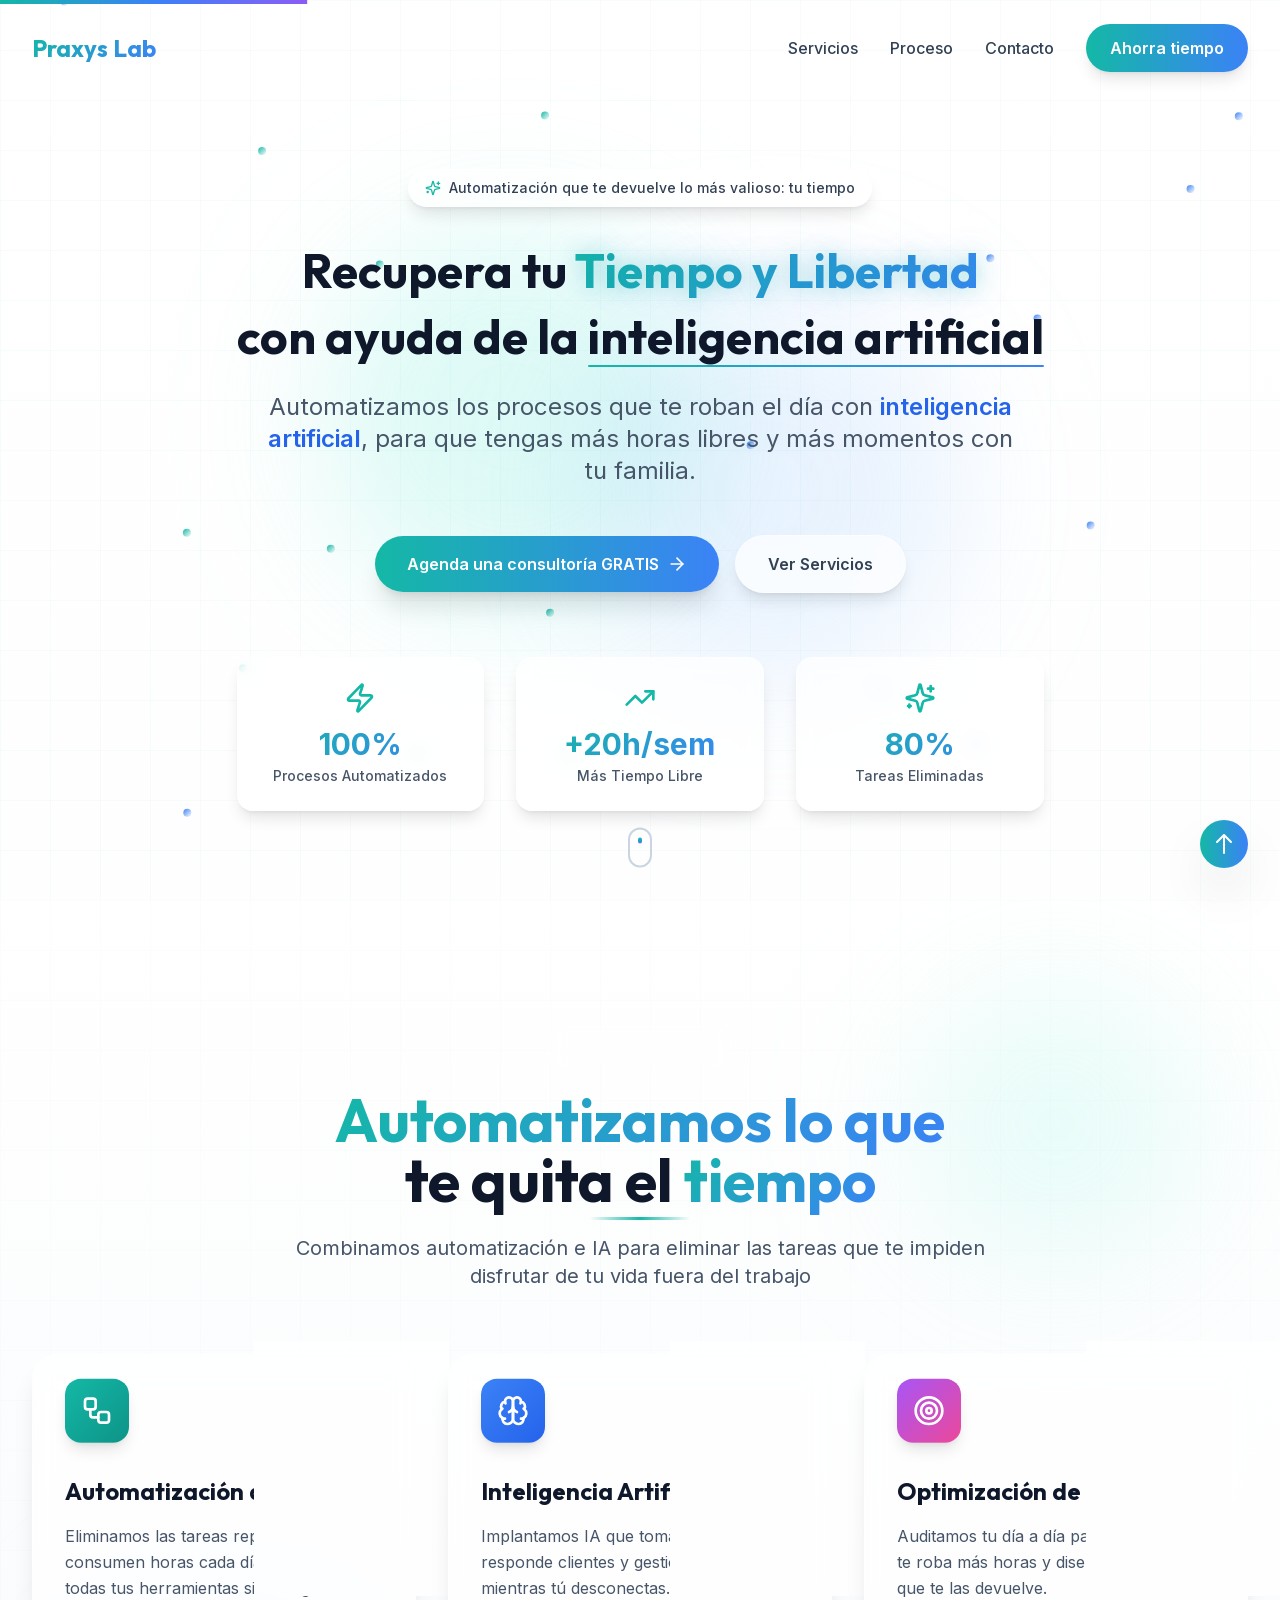
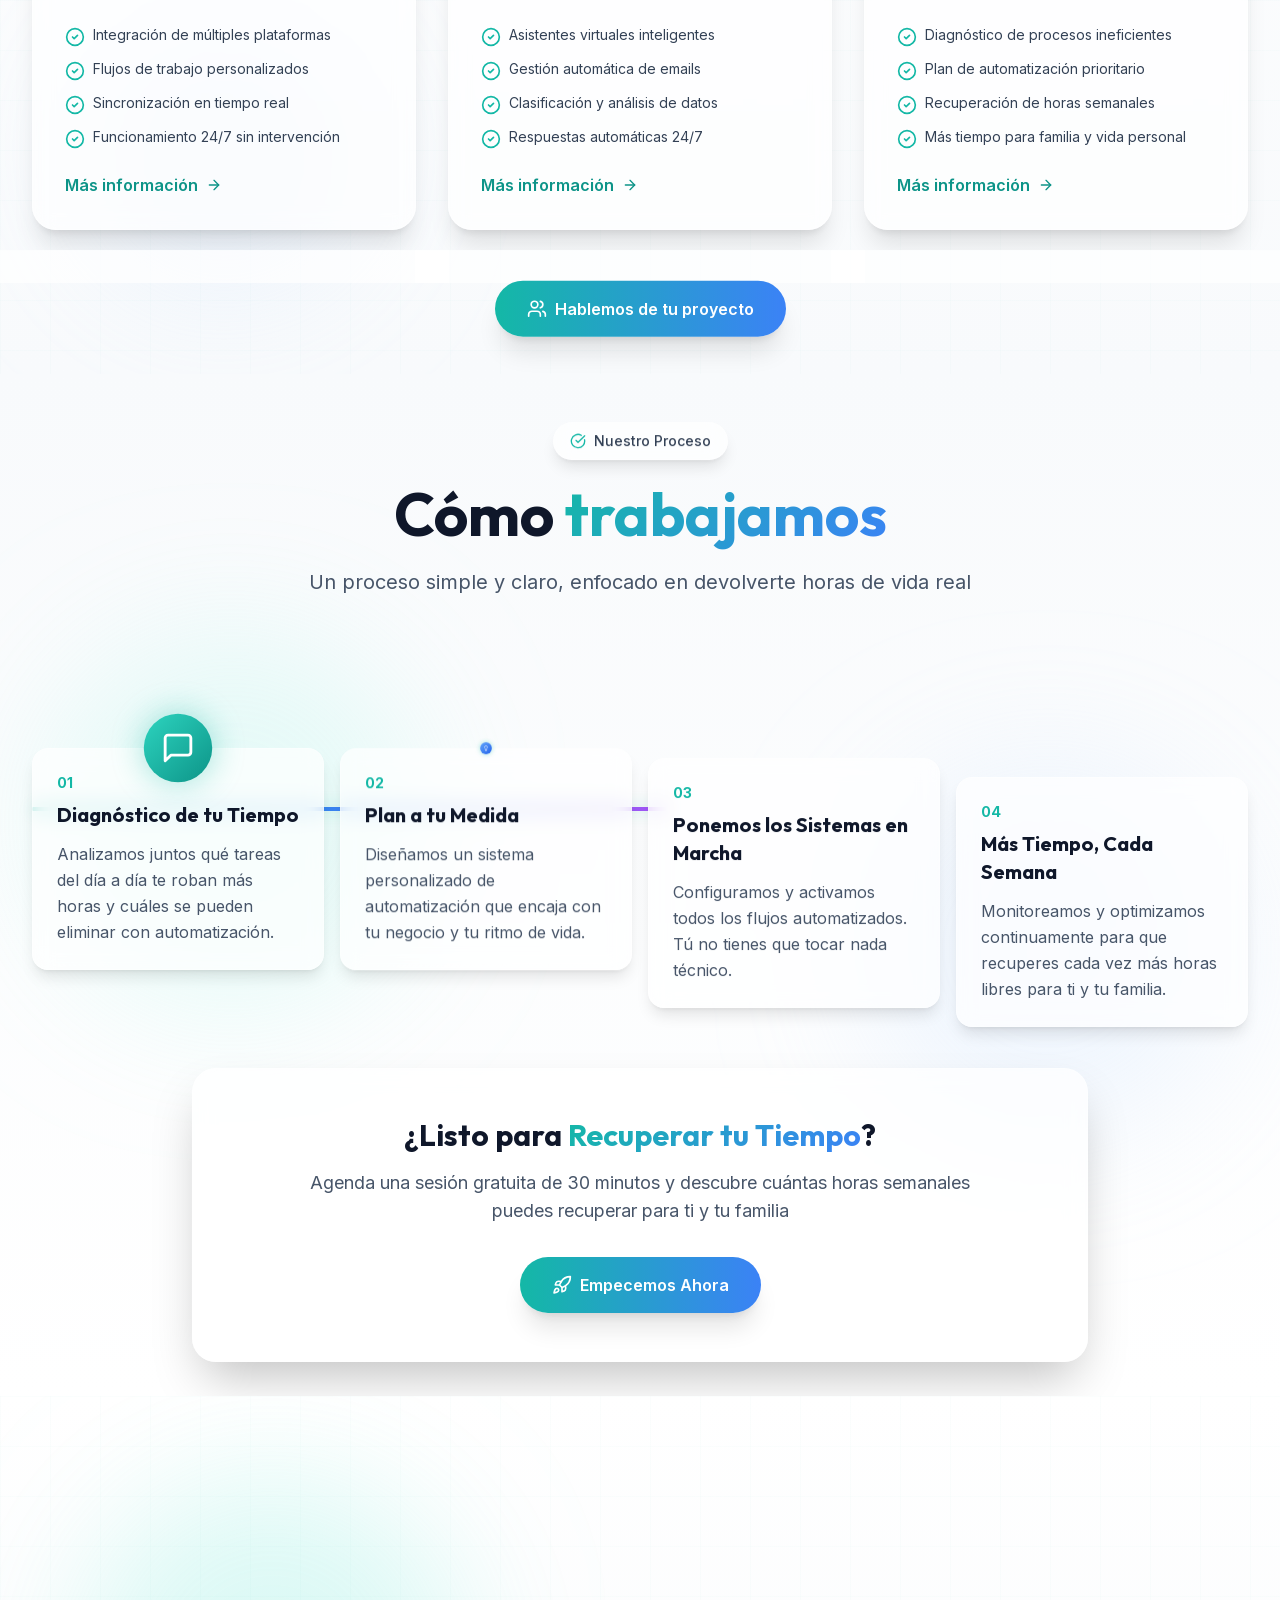
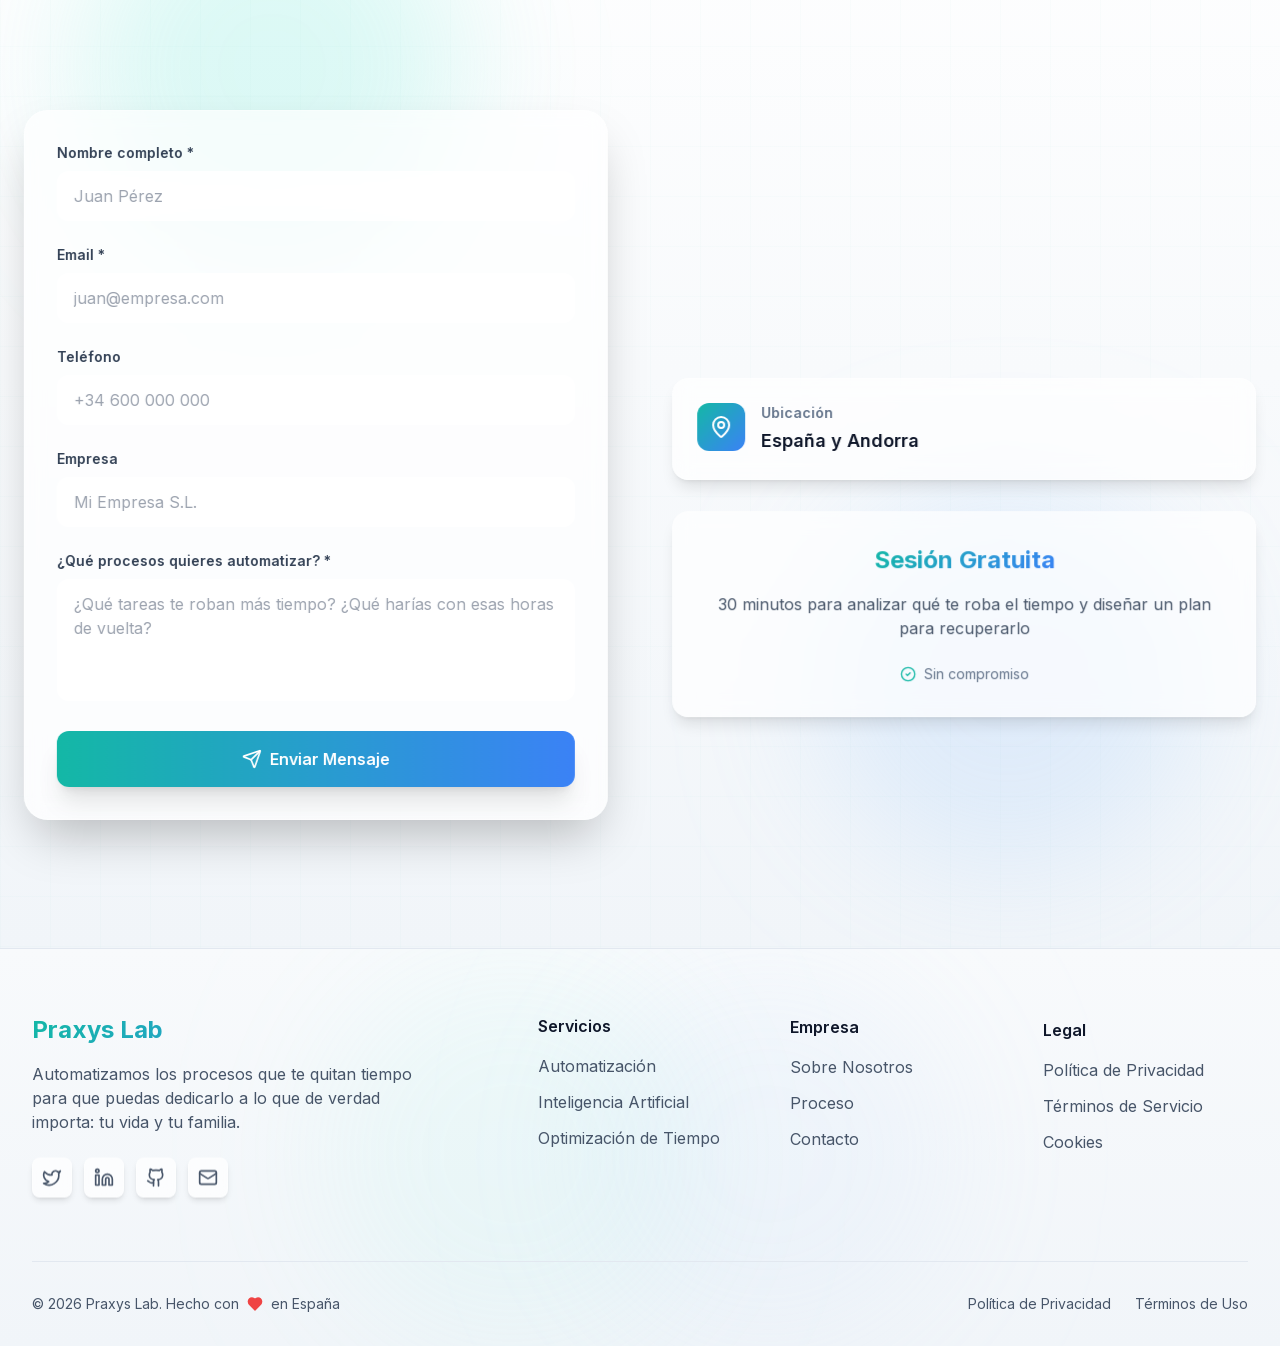
<file: index.html>
<!DOCTYPE html><!--mV4R6cQ9sjN9_yoss0gOv--><html lang="es"><head><meta charSet="utf-8"/><meta name="viewport" content="width=device-width, initial-scale=1"/><link rel="preload" href="/_next/static/media/7b0b24f36b1a6d0b-s.p.woff2" as="font" crossorigin="" type="font/woff2"/><link rel="preload" href="/_next/static/media/e4af272ccee01ff0-s.p.woff2" as="font" crossorigin="" type="font/woff2"/><link rel="stylesheet" href="/_next/static/css/ed0114894e9b8158.css" data-precedence="next"/><link rel="preload" as="script" fetchPriority="low" href="/_next/static/chunks/webpack-0ecbbd057e7a9303.js"/><script src="/_next/static/chunks/4bd1b696-c023c6e3521b1417.js" async=""></script><script src="/_next/static/chunks/255-54d3085ce94738a4.js" async=""></script><script src="/_next/static/chunks/main-app-9d9efb3fdae34a75.js" async=""></script><script src="/_next/static/chunks/312-297872e37992d00e.js" async=""></script><script src="/_next/static/chunks/app/page-b09da3385dec310e.js" async=""></script><meta name="next-size-adjust" content=""/><title>Praxys Lab - Automatización que te devuelve tu Tiempo</title><meta name="description" content="Automatizamos los procesos que te roban el día con IA para que tengas más tiempo libre y más momentos con tu familia."/><meta name="author" content="Praxys Lab"/><meta name="keywords" content="automatización IA, optimización de procesos, tiempo libre, inteligencia artificial, automatización empresarial"/><meta property="og:title" content="Praxys Lab - Automatización que te devuelve tu Tiempo"/><meta property="og:description" content="Automatizamos los procesos que te quitan tiempo para que disfrutes de tu vida"/><meta property="og:type" content="website"/><meta name="twitter:card" content="summary"/><meta name="twitter:title" content="Praxys Lab - Automatización que te devuelve tu Tiempo"/><meta name="twitter:description" content="Automatizamos los procesos que te quitan tiempo para que disfrutes de tu vida"/><script src="/_next/static/chunks/polyfills-42372ed130431b0a.js" noModule=""></script></head><body class="__variable_5c4a2f __variable_7ec0f7 antialiased"><div hidden=""><!--$--><!--/$--></div><div class="fixed top-0 left-0 right-0 h-1 z-[60] origin-left" style="background:linear-gradient(90deg, #14b8a6, #3b82f6, #8b5cf6);transform:scaleX(0)"></div><div class="fixed top-14 right-4 z-[60] w-12 h-12 flex items-center justify-center" style="opacity:0;transform:scale(0)"><svg width="48" height="48" class="absolute -rotate-90"><circle cx="24" cy="24" r="16" fill="none" stroke="rgba(20,184,166,0.15)" stroke-width="3"></circle><circle cx="24" cy="24" r="16" fill="none" stroke="url(#progressGradient)" stroke-width="3" stroke-linecap="round" stroke-dasharray="100.53096491487338" stroke-dashoffset="100.53096491487338" style="transition:stroke-dashoffset 0.1s ease"></circle><defs><linearGradient id="progressGradient" x1="0%" y1="0%" x2="100%" y2="0%"><stop offset="0%" stop-color="#14b8a6"></stop><stop offset="100%" stop-color="#3b82f6"></stop></linearGradient></defs></svg><div class="glass-effect rounded-full w-9 h-9 flex items-center justify-center shadow-md"><span class="text-[10px] font-bold gradient-text leading-none">0<!-- -->%</span></div></div><div class="fixed pointer-events-none z-50 transition-opacity duration-300" style="left:0px;top:0px;opacity:0"><div class="absolute -translate-x-1/2 -translate-y-1/2" style="width:200px;height:200px;background:radial-gradient(circle, rgba(20,184,166,0.25) 0%, rgba(59,130,246,0.15) 40%, transparent 70%);filter:blur(30px)"></div></div><header class="fixed top-0 left-0 right-0 z-40 transition-all duration-300 bg-transparent py-6" style="transform:translateY(-100px)"><div class="max-w-7xl mx-auto px-6 lg:px-8"><div class="flex items-center justify-between"><a href="#" class="text-2xl font-bold gradient-text font-display" tabindex="0">Praxys Lab</a><nav class="hidden md:flex items-center space-x-8"><a href="#servicios" class="relative text-slate-700 hover:text-primary-600 font-medium transition-colors group" style="opacity:0;transform:translateY(-20px)">Servicios<span class="absolute -bottom-1 left-0 w-0 h-0.5 bg-gradient-to-r from-primary-500 to-accent-500 group-hover:w-full transition-all duration-300"></span></a><a href="#proceso" class="relative text-slate-700 hover:text-primary-600 font-medium transition-colors group" style="opacity:0;transform:translateY(-20px)">Proceso<span class="absolute -bottom-1 left-0 w-0 h-0.5 bg-gradient-to-r from-primary-500 to-accent-500 group-hover:w-full transition-all duration-300"></span></a><a href="#contacto" class="relative text-slate-700 hover:text-primary-600 font-medium transition-colors group" style="opacity:0;transform:translateY(-20px)">Contacto<span class="absolute -bottom-1 left-0 w-0 h-0.5 bg-gradient-to-r from-primary-500 to-accent-500 group-hover:w-full transition-all duration-300"></span></a><a href="#contacto" class="btn-premium px-6 py-3 bg-gradient-to-r from-primary-500 to-accent-500 text-white rounded-full font-semibold shadow-lg hover:shadow-xl transition-all" tabindex="0" style="opacity:0;transform:scale(0.8)">Ahorra tiempo</a></nav><button class="md:hidden p-2 rounded-lg glass-effect"><svg xmlns="http://www.w3.org/2000/svg" width="24" height="24" viewBox="0 0 24 24" fill="none" stroke="currentColor" stroke-width="2" stroke-linecap="round" stroke-linejoin="round" class="lucide lucide-menu"><line x1="4" x2="20" y1="12" y2="12"></line><line x1="4" x2="20" y1="6" y2="6"></line><line x1="4" x2="20" y1="18" y2="18"></line></svg></button></div></div></header><main><section class="relative min-h-screen flex items-center justify-center overflow-hidden pt-20 grid-bg"><div class="absolute inset-0 overflow-hidden pointer-events-none"><div class="absolute w-2 h-2 rounded-full" style="background:linear-gradient(135deg, #14b8a6, transparent);left:14.453187226251574%;top:60.29638723426718%"></div><div class="absolute w-2 h-2 rounded-full" style="background:linear-gradient(135deg, #3b82f6, transparent);left:92.63817402015624%;top:21.07423689142165%"></div><div class="absolute w-2 h-2 rounded-full" style="background:linear-gradient(135deg, #14b8a6, transparent);left:25.54314889723901%;top:61.111790264363734%"></div><div class="absolute w-2 h-2 rounded-full" style="background:linear-gradient(135deg, #3b82f6, transparent);left:4.941067727467119%;top:1.6667403562269367%"></div><div class="absolute w-2 h-2 rounded-full" style="background:linear-gradient(135deg, #14b8a6, transparent);left:44.348379283633065%;top:85.16087259869892%"></div><div class="absolute w-2 h-2 rounded-full" style="background:linear-gradient(135deg, #3b82f6, transparent);left:80.64240315584658%;top:35.50890284014425%"></div><div class="absolute w-2 h-2 rounded-full" style="background:linear-gradient(135deg, #14b8a6, transparent);left:29.317022196445407%;top:29.25525058480758%"></div><div class="absolute w-2 h-2 rounded-full" style="background:linear-gradient(135deg, #3b82f6, transparent);left:14.33339019906963%;top:90.11993845205852%"></div><div class="absolute w-2 h-2 rounded-full" style="background:linear-gradient(135deg, #14b8a6, transparent);left:42.15081927440431%;top:12.817971600949107%"></div><div class="absolute w-2 h-2 rounded-full" style="background:linear-gradient(135deg, #3b82f6, transparent);left:68.12861391815797%;top:78.33779469285653%"></div><div class="absolute w-2 h-2 rounded-full" style="background:linear-gradient(135deg, #14b8a6, transparent);left:19.875646761882805%;top:18.27183994164301%"></div><div class="absolute w-2 h-2 rounded-full" style="background:linear-gradient(135deg, #3b82f6, transparent);left:58.096364506349076%;top:51.51663230102681%"></div><div class="absolute w-2 h-2 rounded-full" style="background:linear-gradient(135deg, #14b8a6, transparent);left:41.380621919706975%;top:22.431507047830944%"></div><div class="absolute w-2 h-2 rounded-full" style="background:linear-gradient(135deg, #3b82f6, transparent);left:76.0562151514823%;top:85.03517015629541%"></div><div class="absolute w-2 h-2 rounded-full" style="background:linear-gradient(135deg, #14b8a6, transparent);left:18.92259988377718%;top:76.72325493293674%"></div><div class="absolute w-2 h-2 rounded-full" style="background:linear-gradient(135deg, #3b82f6, transparent);left:84.94782050246033%;top:59.93810086054332%"></div><div class="absolute w-2 h-2 rounded-full" style="background:linear-gradient(135deg, #14b8a6, transparent);left:32.47193151268994%;top:84.15315263428693%"></div><div class="absolute w-2 h-2 rounded-full" style="background:linear-gradient(135deg, #3b82f6, transparent);left:77.07630947568151%;top:30.427004344272234%"></div><div class="absolute w-2 h-2 rounded-full" style="background:linear-gradient(135deg, #14b8a6, transparent);left:42.62540486876991%;top:69.22385935921194%"></div><div class="absolute w-2 h-2 rounded-full" style="background:linear-gradient(135deg, #3b82f6, transparent);left:96.61403422687142%;top:13.637238360848514%"></div></div><div class="absolute top-1/4 left-1/4 w-96 h-96 bg-primary-300 rounded-full mix-blend-multiply filter blur-3xl opacity-20 animate-float"></div><div class="absolute top-1/3 right-1/4 w-96 h-96 bg-accent-300 rounded-full mix-blend-multiply filter blur-3xl opacity-20 animate-float" style="animation-delay:2s"></div><div class="relative z-10 max-w-7xl mx-auto px-6 lg:px-8 text-center" style="opacity:1;transform:none"><div class="inline-flex items-center gap-2 px-4 py-2 rounded-full glass-effect mb-8 shadow-lg" style="opacity:0;transform:translateY(20px)"><svg xmlns="http://www.w3.org/2000/svg" width="24" height="24" viewBox="0 0 24 24" fill="none" stroke="currentColor" stroke-width="2" stroke-linecap="round" stroke-linejoin="round" class="lucide lucide-sparkles w-4 h-4 text-primary-500"><path d="M9.937 15.5A2 2 0 0 0 8.5 14.063l-6.135-1.582a.5.5 0 0 1 0-.962L8.5 9.936A2 2 0 0 0 9.937 8.5l1.582-6.135a.5.5 0 0 1 .963 0L14.063 8.5A2 2 0 0 0 15.5 9.937l6.135 1.581a.5.5 0 0 1 0 .964L15.5 14.063a2 2 0 0 0-1.437 1.437l-1.582 6.135a.5.5 0 0 1-.963 0z"></path><path d="M20 3v4"></path><path d="M22 5h-4"></path><path d="M4 17v2"></path><path d="M5 18H3"></path></svg><span class="text-sm font-medium text-slate-700">Automatización que te devuelve lo más valioso: tu tiempo</span></div><h1 class="font-display font-bold mb-6 text-3xl md:text-4xl lg:text-5xl" style="line-height:1.3;opacity:0;transform:translateY(30px)"><span class="block text-slate-900">Recupera tu<span class="hidden md:inline gradient-text text-shadow-glow"> Tiempo y Libertad</span></span><span class="block md:hidden gradient-text text-shadow-glow">Tiempo y Libertad</span><span class="block text-slate-900 mt-1">con ayuda de la<!-- --> <span class="hidden md:inline-block relative">inteligencia artificial<span class="absolute bottom-0 left-0 right-0 h-0.5 rounded-full bg-gradient-to-r from-primary-500 to-accent-500"></span></span></span><span class="block md:hidden text-slate-900 relative"><span class="relative inline-block">inteligencia artificial<span class="absolute bottom-0 left-0 right-0 h-0.5 rounded-full bg-gradient-to-r from-primary-500 to-accent-500"></span></span></span></h1><p class="text-xl md:text-2xl text-slate-600 mb-12 max-w-3xl mx-auto leading-relaxed" style="opacity:0;transform:translateY(30px)">Automatizamos los procesos que te roban el día con <span class="font-semibold text-accent-600">inteligencia artificial</span>, para que tengas más horas libres y más momentos con tu familia.</p><div class="flex flex-col sm:flex-row items-center justify-center gap-4 mb-16" style="opacity:0;transform:translateY(30px)"><a href="#contacto" class="btn-premium group px-8 py-4 bg-gradient-to-r from-primary-500 to-accent-500 text-white rounded-full font-semibold shadow-xl hover:shadow-2xl transition-all flex items-center gap-2" tabindex="0">Agenda una consultoría GRATIS<svg xmlns="http://www.w3.org/2000/svg" width="24" height="24" viewBox="0 0 24 24" fill="none" stroke="currentColor" stroke-width="2" stroke-linecap="round" stroke-linejoin="round" class="lucide lucide-arrow-right w-5 h-5 group-hover:translate-x-1 transition-transform"><path d="M5 12h14"></path><path d="m12 5 7 7-7 7"></path></svg></a><a href="#servicios" class="px-8 py-4 glass-effect rounded-full font-semibold text-slate-700 hover:text-primary-600 transition-colors shadow-lg" tabindex="0">Ver Servicios</a></div><div class="grid grid-cols-1 md:grid-cols-3 gap-8 max-w-4xl mx-auto" style="opacity:0;transform:translateY(40px)"><div class="card-hover glass-effect p-6 rounded-2xl shadow-lg" style="opacity:0;transform:scale(0.8)"><svg xmlns="http://www.w3.org/2000/svg" width="24" height="24" viewBox="0 0 24 24" fill="none" stroke="currentColor" stroke-width="2" stroke-linecap="round" stroke-linejoin="round" class="lucide lucide-zap w-8 h-8 mx-auto mb-3 text-primary-500"><path d="M4 14a1 1 0 0 1-.78-1.63l9.9-10.2a.5.5 0 0 1 .86.46l-1.92 6.02A1 1 0 0 0 13 10h7a1 1 0 0 1 .78 1.63l-9.9 10.2a.5.5 0 0 1-.86-.46l1.92-6.02A1 1 0 0 0 11 14z"></path></svg><div class="text-3xl font-bold gradient-text mb-1">100%</div><div class="text-sm text-slate-600 font-medium">Procesos Automatizados</div></div><div class="card-hover glass-effect p-6 rounded-2xl shadow-lg" style="opacity:0;transform:scale(0.8)"><svg xmlns="http://www.w3.org/2000/svg" width="24" height="24" viewBox="0 0 24 24" fill="none" stroke="currentColor" stroke-width="2" stroke-linecap="round" stroke-linejoin="round" class="lucide lucide-trending-up w-8 h-8 mx-auto mb-3 text-primary-500"><polyline points="22 7 13.5 15.5 8.5 10.5 2 17"></polyline><polyline points="16 7 22 7 22 13"></polyline></svg><div class="text-3xl font-bold gradient-text mb-1">+20h/sem</div><div class="text-sm text-slate-600 font-medium">Más Tiempo Libre</div></div><div class="card-hover glass-effect p-6 rounded-2xl shadow-lg" style="opacity:0;transform:scale(0.8)"><svg xmlns="http://www.w3.org/2000/svg" width="24" height="24" viewBox="0 0 24 24" fill="none" stroke="currentColor" stroke-width="2" stroke-linecap="round" stroke-linejoin="round" class="lucide lucide-sparkles w-8 h-8 mx-auto mb-3 text-primary-500"><path d="M9.937 15.5A2 2 0 0 0 8.5 14.063l-6.135-1.582a.5.5 0 0 1 0-.962L8.5 9.936A2 2 0 0 0 9.937 8.5l1.582-6.135a.5.5 0 0 1 .963 0L14.063 8.5A2 2 0 0 0 15.5 9.937l6.135 1.581a.5.5 0 0 1 0 .964L15.5 14.063a2 2 0 0 0-1.437 1.437l-1.582 6.135a.5.5 0 0 1-.963 0z"></path><path d="M20 3v4"></path><path d="M22 5h-4"></path><path d="M4 17v2"></path><path d="M5 18H3"></path></svg><div class="text-3xl font-bold gradient-text mb-1">80%</div><div class="text-sm text-slate-600 font-medium">Tareas Eliminadas</div></div></div></div><div class="absolute bottom-10 left-1/2 -translate-x-1/2" style="opacity:0"><div class="w-6 h-10 border-2 border-slate-300 rounded-full flex items-start justify-center p-2"><div class="w-1.5 h-1.5 bg-gradient-to-b from-primary-500 to-accent-500 rounded-full"></div></div></div></section><section id="servicios" class="pt-24 pb-10 lg:pt-32 lg:pb-12 relative overflow-hidden bg-gradient-to-b from-white to-slate-50"><div class="absolute inset-0 grid-bg opacity-50"></div><div class="absolute top-20 right-20 w-72 h-72 bg-primary-200 rounded-full mix-blend-multiply filter blur-3xl opacity-20 animate-float"></div><div class="absolute bottom-20 left-20 w-72 h-72 bg-accent-200 rounded-full mix-blend-multiply filter blur-3xl opacity-20 animate-float" style="animation-delay:3s"></div><div class="relative z-10 max-w-7xl mx-auto px-6 lg:px-8"><div class="text-center mb-16" style="opacity:0;transform:translateY(30px)"><div class="inline-flex items-center gap-2 px-4 py-2 rounded-full glass-effect mb-6 shadow-lg"><svg xmlns="http://www.w3.org/2000/svg" width="24" height="24" viewBox="0 0 24 24" fill="none" stroke="currentColor" stroke-width="2" stroke-linecap="round" stroke-linejoin="round" class="lucide lucide-zap w-4 h-4 text-primary-500"><path d="M4 14a1 1 0 0 1-.78-1.63l9.9-10.2a.5.5 0 0 1 .86.46l-1.92 6.02A1 1 0 0 0 13 10h7a1 1 0 0 1 .78 1.63l-9.9 10.2a.5.5 0 0 1-.86-.46l1.92-6.02A1 1 0 0 0 11 14z"></path></svg><span class="text-sm font-medium text-slate-700">Nuestros Servicios</span></div><h2 class="text-4xl md:text-5xl lg:text-6xl font-display font-bold mb-6 decorative-line"><span class="gradient-text">Automatizamos lo que</span><br/><span class="text-slate-900">te quita el </span><span class="gradient-text">tiempo</span></h2><p class="text-xl text-slate-600 max-w-3xl mx-auto">Combinamos automatización e IA para eliminar las tareas que te impiden disfrutar de tu vida fuera del trabajo</p></div><div class="grid grid-cols-1 lg:grid-cols-3 gap-8" style="opacity:0"><div class="card-hover group relative" style="opacity:0;transform:translateY(50px)"><div class="relative glass-effect rounded-3xl p-8 h-full shadow-xl overflow-hidden"><div class="absolute inset-0 opacity-0 group-hover:opacity-100 transition-opacity duration-500" style="background:radial-gradient(circle at 50% 50%, rgba(20, 184, 166, 0.3), transparent 70%)"></div><div class="relative z-10"><div class="inline-flex items-center justify-center w-16 h-16 rounded-2xl bg-gradient-to-br from-primary-500 to-primary-600 text-white shadow-lg mb-6"><svg xmlns="http://www.w3.org/2000/svg" width="24" height="24" viewBox="0 0 24 24" fill="none" stroke="currentColor" stroke-width="2" stroke-linecap="round" stroke-linejoin="round" class="lucide lucide-workflow w-8 h-8"><rect width="8" height="8" x="3" y="3" rx="2"></rect><path d="M7 11v4a2 2 0 0 0 2 2h4"></path><rect width="8" height="8" x="13" y="13" rx="2"></rect></svg></div><h3 class="text-2xl font-display font-bold text-slate-900 mb-4">Automatización de Procesos</h3><p class="text-slate-600 mb-6 leading-relaxed">Eliminamos las tareas repetitivas que te consumen horas cada día conectando todas tus herramientas sin código.</p><ul class="space-y-3 mb-6"><li class="flex items-start gap-2" style="opacity:0;transform:translateX(-20px)"><svg xmlns="http://www.w3.org/2000/svg" width="24" height="24" viewBox="0 0 24 24" fill="none" stroke="currentColor" stroke-width="2" stroke-linecap="round" stroke-linejoin="round" class="lucide lucide-circle-check w-5 h-5 text-primary-500 flex-shrink-0 mt-0.5"><circle cx="12" cy="12" r="10"></circle><path d="m9 12 2 2 4-4"></path></svg><span class="text-sm text-slate-700">Integración de múltiples plataformas</span></li><li class="flex items-start gap-2" style="opacity:0;transform:translateX(-20px)"><svg xmlns="http://www.w3.org/2000/svg" width="24" height="24" viewBox="0 0 24 24" fill="none" stroke="currentColor" stroke-width="2" stroke-linecap="round" stroke-linejoin="round" class="lucide lucide-circle-check w-5 h-5 text-primary-500 flex-shrink-0 mt-0.5"><circle cx="12" cy="12" r="10"></circle><path d="m9 12 2 2 4-4"></path></svg><span class="text-sm text-slate-700">Flujos de trabajo personalizados</span></li><li class="flex items-start gap-2" style="opacity:0;transform:translateX(-20px)"><svg xmlns="http://www.w3.org/2000/svg" width="24" height="24" viewBox="0 0 24 24" fill="none" stroke="currentColor" stroke-width="2" stroke-linecap="round" stroke-linejoin="round" class="lucide lucide-circle-check w-5 h-5 text-primary-500 flex-shrink-0 mt-0.5"><circle cx="12" cy="12" r="10"></circle><path d="m9 12 2 2 4-4"></path></svg><span class="text-sm text-slate-700">Sincronización en tiempo real</span></li><li class="flex items-start gap-2" style="opacity:0;transform:translateX(-20px)"><svg xmlns="http://www.w3.org/2000/svg" width="24" height="24" viewBox="0 0 24 24" fill="none" stroke="currentColor" stroke-width="2" stroke-linecap="round" stroke-linejoin="round" class="lucide lucide-circle-check w-5 h-5 text-primary-500 flex-shrink-0 mt-0.5"><circle cx="12" cy="12" r="10"></circle><path d="m9 12 2 2 4-4"></path></svg><span class="text-sm text-slate-700">Funcionamiento 24/7 sin intervención</span></li></ul><a href="#contacto" class="inline-flex items-center gap-2 text-primary-600 font-semibold group/link">Más información<svg xmlns="http://www.w3.org/2000/svg" width="24" height="24" viewBox="0 0 24 24" fill="none" stroke="currentColor" stroke-width="2" stroke-linecap="round" stroke-linejoin="round" class="lucide lucide-arrow-right w-4 h-4 group-hover/link:translate-x-1 transition-transform"><path d="M5 12h14"></path><path d="m12 5 7 7-7 7"></path></svg></a></div></div></div><div class="card-hover group relative" style="opacity:0;transform:translateY(50px)"><div class="relative glass-effect rounded-3xl p-8 h-full shadow-xl overflow-hidden"><div class="absolute inset-0 opacity-0 group-hover:opacity-100 transition-opacity duration-500" style="background:radial-gradient(circle at 50% 50%, rgba(59, 130, 246, 0.3), transparent 70%)"></div><div class="relative z-10"><div class="inline-flex items-center justify-center w-16 h-16 rounded-2xl bg-gradient-to-br from-accent-500 to-accent-600 text-white shadow-lg mb-6"><svg xmlns="http://www.w3.org/2000/svg" width="24" height="24" viewBox="0 0 24 24" fill="none" stroke="currentColor" stroke-width="2" stroke-linecap="round" stroke-linejoin="round" class="lucide lucide-brain w-8 h-8"><path d="M12 5a3 3 0 1 0-5.997.125 4 4 0 0 0-2.526 5.77 4 4 0 0 0 .556 6.588A4 4 0 1 0 12 18Z"></path><path d="M12 5a3 3 0 1 1 5.997.125 4 4 0 0 1 2.526 5.77 4 4 0 0 1-.556 6.588A4 4 0 1 1 12 18Z"></path><path d="M15 13a4.5 4.5 0 0 1-3-4 4.5 4.5 0 0 1-3 4"></path><path d="M17.599 6.5a3 3 0 0 0 .399-1.375"></path><path d="M6.003 5.125A3 3 0 0 0 6.401 6.5"></path><path d="M3.477 10.896a4 4 0 0 1 .585-.396"></path><path d="M19.938 10.5a4 4 0 0 1 .585.396"></path><path d="M6 18a4 4 0 0 1-1.967-.516"></path><path d="M19.967 17.484A4 4 0 0 1 18 18"></path></svg></div><h3 class="text-2xl font-display font-bold text-slate-900 mb-4">Inteligencia Artificial</h3><p class="text-slate-600 mb-6 leading-relaxed">Implantamos IA que toma decisiones, responde clientes y gestiona información mientras tú desconectas.</p><ul class="space-y-3 mb-6"><li class="flex items-start gap-2" style="opacity:0;transform:translateX(-20px)"><svg xmlns="http://www.w3.org/2000/svg" width="24" height="24" viewBox="0 0 24 24" fill="none" stroke="currentColor" stroke-width="2" stroke-linecap="round" stroke-linejoin="round" class="lucide lucide-circle-check w-5 h-5 text-primary-500 flex-shrink-0 mt-0.5"><circle cx="12" cy="12" r="10"></circle><path d="m9 12 2 2 4-4"></path></svg><span class="text-sm text-slate-700">Asistentes virtuales inteligentes</span></li><li class="flex items-start gap-2" style="opacity:0;transform:translateX(-20px)"><svg xmlns="http://www.w3.org/2000/svg" width="24" height="24" viewBox="0 0 24 24" fill="none" stroke="currentColor" stroke-width="2" stroke-linecap="round" stroke-linejoin="round" class="lucide lucide-circle-check w-5 h-5 text-primary-500 flex-shrink-0 mt-0.5"><circle cx="12" cy="12" r="10"></circle><path d="m9 12 2 2 4-4"></path></svg><span class="text-sm text-slate-700">Gestión automática de emails</span></li><li class="flex items-start gap-2" style="opacity:0;transform:translateX(-20px)"><svg xmlns="http://www.w3.org/2000/svg" width="24" height="24" viewBox="0 0 24 24" fill="none" stroke="currentColor" stroke-width="2" stroke-linecap="round" stroke-linejoin="round" class="lucide lucide-circle-check w-5 h-5 text-primary-500 flex-shrink-0 mt-0.5"><circle cx="12" cy="12" r="10"></circle><path d="m9 12 2 2 4-4"></path></svg><span class="text-sm text-slate-700">Clasificación y análisis de datos</span></li><li class="flex items-start gap-2" style="opacity:0;transform:translateX(-20px)"><svg xmlns="http://www.w3.org/2000/svg" width="24" height="24" viewBox="0 0 24 24" fill="none" stroke="currentColor" stroke-width="2" stroke-linecap="round" stroke-linejoin="round" class="lucide lucide-circle-check w-5 h-5 text-primary-500 flex-shrink-0 mt-0.5"><circle cx="12" cy="12" r="10"></circle><path d="m9 12 2 2 4-4"></path></svg><span class="text-sm text-slate-700">Respuestas automáticas 24/7</span></li></ul><a href="#contacto" class="inline-flex items-center gap-2 text-primary-600 font-semibold group/link">Más información<svg xmlns="http://www.w3.org/2000/svg" width="24" height="24" viewBox="0 0 24 24" fill="none" stroke="currentColor" stroke-width="2" stroke-linecap="round" stroke-linejoin="round" class="lucide lucide-arrow-right w-4 h-4 group-hover/link:translate-x-1 transition-transform"><path d="M5 12h14"></path><path d="m12 5 7 7-7 7"></path></svg></a></div></div></div><div class="card-hover group relative" style="opacity:0;transform:translateY(50px)"><div class="relative glass-effect rounded-3xl p-8 h-full shadow-xl overflow-hidden"><div class="absolute inset-0 opacity-0 group-hover:opacity-100 transition-opacity duration-500" style="background:radial-gradient(circle at 50% 50%, rgba(168, 85, 247, 0.3), transparent 70%)"></div><div class="relative z-10"><div class="inline-flex items-center justify-center w-16 h-16 rounded-2xl bg-gradient-to-br from-purple-500 to-pink-500 text-white shadow-lg mb-6"><svg xmlns="http://www.w3.org/2000/svg" width="24" height="24" viewBox="0 0 24 24" fill="none" stroke="currentColor" stroke-width="2" stroke-linecap="round" stroke-linejoin="round" class="lucide lucide-target w-8 h-8"><circle cx="12" cy="12" r="10"></circle><circle cx="12" cy="12" r="6"></circle><circle cx="12" cy="12" r="2"></circle></svg></div><h3 class="text-2xl font-display font-bold text-slate-900 mb-4">Optimización de tu Tiempo</h3><p class="text-slate-600 mb-6 leading-relaxed">Auditamos tu día a día para detectar qué te roba más horas y diseñamos el sistema que te las devuelve.</p><ul class="space-y-3 mb-6"><li class="flex items-start gap-2" style="opacity:0;transform:translateX(-20px)"><svg xmlns="http://www.w3.org/2000/svg" width="24" height="24" viewBox="0 0 24 24" fill="none" stroke="currentColor" stroke-width="2" stroke-linecap="round" stroke-linejoin="round" class="lucide lucide-circle-check w-5 h-5 text-primary-500 flex-shrink-0 mt-0.5"><circle cx="12" cy="12" r="10"></circle><path d="m9 12 2 2 4-4"></path></svg><span class="text-sm text-slate-700">Diagnóstico de procesos ineficientes</span></li><li class="flex items-start gap-2" style="opacity:0;transform:translateX(-20px)"><svg xmlns="http://www.w3.org/2000/svg" width="24" height="24" viewBox="0 0 24 24" fill="none" stroke="currentColor" stroke-width="2" stroke-linecap="round" stroke-linejoin="round" class="lucide lucide-circle-check w-5 h-5 text-primary-500 flex-shrink-0 mt-0.5"><circle cx="12" cy="12" r="10"></circle><path d="m9 12 2 2 4-4"></path></svg><span class="text-sm text-slate-700">Plan de automatización prioritario</span></li><li class="flex items-start gap-2" style="opacity:0;transform:translateX(-20px)"><svg xmlns="http://www.w3.org/2000/svg" width="24" height="24" viewBox="0 0 24 24" fill="none" stroke="currentColor" stroke-width="2" stroke-linecap="round" stroke-linejoin="round" class="lucide lucide-circle-check w-5 h-5 text-primary-500 flex-shrink-0 mt-0.5"><circle cx="12" cy="12" r="10"></circle><path d="m9 12 2 2 4-4"></path></svg><span class="text-sm text-slate-700">Recuperación de horas semanales</span></li><li class="flex items-start gap-2" style="opacity:0;transform:translateX(-20px)"><svg xmlns="http://www.w3.org/2000/svg" width="24" height="24" viewBox="0 0 24 24" fill="none" stroke="currentColor" stroke-width="2" stroke-linecap="round" stroke-linejoin="round" class="lucide lucide-circle-check w-5 h-5 text-primary-500 flex-shrink-0 mt-0.5"><circle cx="12" cy="12" r="10"></circle><path d="m9 12 2 2 4-4"></path></svg><span class="text-sm text-slate-700">Más tiempo para familia y vida personal</span></li></ul><a href="#contacto" class="inline-flex items-center gap-2 text-primary-600 font-semibold group/link">Más información<svg xmlns="http://www.w3.org/2000/svg" width="24" height="24" viewBox="0 0 24 24" fill="none" stroke="currentColor" stroke-width="2" stroke-linecap="round" stroke-linejoin="round" class="lucide lucide-arrow-right w-4 h-4 group-hover/link:translate-x-1 transition-transform"><path d="M5 12h14"></path><path d="m12 5 7 7-7 7"></path></svg></a></div></div></div></div><div class="text-center mt-10" style="opacity:0;transform:translateY(30px)"><a href="#contacto" class="btn-premium inline-flex items-center gap-2 px-8 py-4 bg-gradient-to-r from-primary-500 to-accent-500 text-white rounded-full font-semibold shadow-xl hover:shadow-2xl transition-all" tabindex="0"><svg xmlns="http://www.w3.org/2000/svg" width="24" height="24" viewBox="0 0 24 24" fill="none" stroke="currentColor" stroke-width="2" stroke-linecap="round" stroke-linejoin="round" class="lucide lucide-users w-5 h-5"><path d="M16 21v-2a4 4 0 0 0-4-4H6a4 4 0 0 0-4 4v2"></path><circle cx="9" cy="7" r="4"></circle><path d="M22 21v-2a4 4 0 0 0-3-3.87"></path><path d="M16 3.13a4 4 0 0 1 0 7.75"></path></svg>Hablemos de tu proyecto</a></div></div></section><section id="proceso" class="pt-10 pb-10 lg:pt-12 lg:pb-16 relative overflow-hidden bg-gradient-to-b from-slate-50 to-white"><div class="absolute inset-0"><div class="absolute top-1/4 left-10 w-96 h-96 bg-primary-200 rounded-full mix-blend-multiply filter blur-3xl opacity-20 animate-float"></div><div class="absolute bottom-1/4 right-10 w-96 h-96 bg-accent-200 rounded-full mix-blend-multiply filter blur-3xl opacity-20 animate-float" style="animation-delay:2s"></div></div><div class="relative z-10 max-w-7xl mx-auto px-6 lg:px-8"><div class="text-center mb-6" style="opacity:0;transform:translateY(30px)"><div class="inline-flex items-center gap-2 px-4 py-2 rounded-full glass-effect mb-6 shadow-lg"><svg xmlns="http://www.w3.org/2000/svg" width="24" height="24" viewBox="0 0 24 24" fill="none" stroke="currentColor" stroke-width="2" stroke-linecap="round" stroke-linejoin="round" class="lucide lucide-circle-check-big w-4 h-4 text-primary-500"><path d="M21.801 10A10 10 0 1 1 17 3.335"></path><path d="m9 11 3 3L22 4"></path></svg><span class="text-sm font-medium text-slate-700">Nuestro Proceso</span></div><h2 class="text-4xl md:text-5xl lg:text-6xl font-display font-bold mb-6"><span class="text-slate-900">Cómo </span><span class="gradient-text">trabajamos</span></h2><p class="text-xl text-slate-600 max-w-3xl mx-auto">Un proceso simple y claro, enfocado en devolverte horas de vida real</p></div><div class="relative"><div class="hidden lg:block absolute top-1/2 left-0 right-0 h-1 -translate-y-1/2"><div class="h-full bg-gradient-to-r from-primary-500 via-accent-500 to-purple-500 origin-left rounded-full" style="box-shadow:0 0 20px rgba(20, 184, 166, 0.3);transform:scaleX(0)"></div></div><div class="lg:hidden absolute left-8 top-0 bottom-0 w-1"><div class="w-full bg-gradient-to-b from-primary-500 via-accent-500 to-purple-500 origin-top rounded-full" style="transform:scaleY(0)"></div></div><div class="grid grid-cols-1 lg:grid-cols-4 gap-8 lg:gap-4"><div class="relative" style="opacity:0;transform:translateY(50px)"><div class="relative lg:pt-32 pl-20 lg:pl-0"><div class="absolute left-0 lg:left-1/2 lg:-translate-x-1/2 top-0 lg:top-24 flex items-center gap-4 lg:flex-col z-20"><div class="w-16 h-16 rounded-full bg-gradient-to-br from-primary-400 to-primary-600 flex items-center justify-center shadow-xl z-10" style="box-shadow:0 0 30px rgba(20, 184, 166, 0.4);transform:scale(0)"><svg xmlns="http://www.w3.org/2000/svg" width="24" height="24" viewBox="0 0 24 24" fill="none" stroke="currentColor" stroke-width="2" stroke-linecap="round" stroke-linejoin="round" class="lucide lucide-message-square w-8 h-8 text-white"><path d="M21 15a2 2 0 0 1-2 2H7l-4 4V5a2 2 0 0 1 2-2h14a2 2 0 0 1 2 2z"></path></svg></div></div><div class="card-hover glass-effect rounded-2xl p-6 shadow-lg"><div class="text-sm font-bold text-primary-500 mb-2">01</div><h3 class="text-xl font-display font-bold text-slate-900 mb-3">Diagnóstico de tu Tiempo</h3><p class="text-slate-600 leading-relaxed">Analizamos juntos qué tareas del día a día te roban más horas y cuáles se pueden eliminar con automatización.</p></div></div></div><div class="relative" style="opacity:0;transform:translateY(50px)"><div class="relative lg:pt-32 pl-20 lg:pl-0"><div class="absolute left-0 lg:left-1/2 lg:-translate-x-1/2 top-0 lg:top-24 flex items-center gap-4 lg:flex-col z-20"><div class="w-16 h-16 rounded-full bg-gradient-to-br from-accent-400 to-accent-600 flex items-center justify-center shadow-xl z-10" style="box-shadow:0 0 30px rgba(20, 184, 166, 0.4);transform:scale(0)"><svg xmlns="http://www.w3.org/2000/svg" width="24" height="24" viewBox="0 0 24 24" fill="none" stroke="currentColor" stroke-width="2" stroke-linecap="round" stroke-linejoin="round" class="lucide lucide-lightbulb w-8 h-8 text-white"><path d="M15 14c.2-1 .7-1.7 1.5-2.5 1-.9 1.5-2.2 1.5-3.5A6 6 0 0 0 6 8c0 1 .2 2.2 1.5 3.5.7.7 1.3 1.5 1.5 2.5"></path><path d="M9 18h6"></path><path d="M10 22h4"></path></svg></div></div><div class="card-hover glass-effect rounded-2xl p-6 shadow-lg"><div class="text-sm font-bold text-primary-500 mb-2">02</div><h3 class="text-xl font-display font-bold text-slate-900 mb-3">Plan a tu Medida</h3><p class="text-slate-600 leading-relaxed">Diseñamos un sistema personalizado de automatización que encaja con tu negocio y tu ritmo de vida.</p></div></div></div><div class="relative" style="opacity:0;transform:translateY(50px)"><div class="relative lg:pt-32 pl-20 lg:pl-0"><div class="absolute left-0 lg:left-1/2 lg:-translate-x-1/2 top-0 lg:top-24 flex items-center gap-4 lg:flex-col z-20"><div class="w-16 h-16 rounded-full bg-gradient-to-br from-purple-400 to-purple-600 flex items-center justify-center shadow-xl z-10" style="box-shadow:0 0 30px rgba(20, 184, 166, 0.4);transform:scale(0)"><svg xmlns="http://www.w3.org/2000/svg" width="24" height="24" viewBox="0 0 24 24" fill="none" stroke="currentColor" stroke-width="2" stroke-linecap="round" stroke-linejoin="round" class="lucide lucide-rocket w-8 h-8 text-white"><path d="M4.5 16.5c-1.5 1.26-2 5-2 5s3.74-.5 5-2c.71-.84.7-2.13-.09-2.91a2.18 2.18 0 0 0-2.91-.09z"></path><path d="m12 15-3-3a22 22 0 0 1 2-3.95A12.88 12.88 0 0 1 22 2c0 2.72-.78 7.5-6 11a22.35 22.35 0 0 1-4 2z"></path><path d="M9 12H4s.55-3.03 2-4c1.62-1.08 5 0 5 0"></path><path d="M12 15v5s3.03-.55 4-2c1.08-1.62 0-5 0-5"></path></svg></div></div><div class="card-hover glass-effect rounded-2xl p-6 shadow-lg"><div class="text-sm font-bold text-primary-500 mb-2">03</div><h3 class="text-xl font-display font-bold text-slate-900 mb-3">Ponemos los Sistemas en Marcha</h3><p class="text-slate-600 leading-relaxed">Configuramos y activamos todos los flujos automatizados. Tú no tienes que tocar nada técnico.</p></div></div></div><div class="relative" style="opacity:0;transform:translateY(50px)"><div class="relative lg:pt-32 pl-20 lg:pl-0"><div class="absolute left-0 lg:left-1/2 lg:-translate-x-1/2 top-0 lg:top-24 flex items-center gap-4 lg:flex-col z-20"><div class="w-16 h-16 rounded-full bg-gradient-to-br from-pink-400 to-pink-600 flex items-center justify-center shadow-xl z-10" style="box-shadow:0 0 30px rgba(20, 184, 166, 0.4);transform:scale(0)"><svg xmlns="http://www.w3.org/2000/svg" width="24" height="24" viewBox="0 0 24 24" fill="none" stroke="currentColor" stroke-width="2" stroke-linecap="round" stroke-linejoin="round" class="lucide lucide-chart-line w-8 h-8 text-white"><path d="M3 3v16a2 2 0 0 0 2 2h16"></path><path d="m19 9-5 5-4-4-3 3"></path></svg></div></div><div class="card-hover glass-effect rounded-2xl p-6 shadow-lg"><div class="text-sm font-bold text-primary-500 mb-2">04</div><h3 class="text-xl font-display font-bold text-slate-900 mb-3">Más Tiempo, Cada Semana</h3><p class="text-slate-600 leading-relaxed">Monitoreamos y optimizamos continuamente para que recuperes cada vez más horas libres para ti y tu familia.</p></div></div></div></div></div><div class="text-center mt-10" style="opacity:0;transform:translateY(30px)"><div class="glass-effect rounded-3xl p-8 md:p-12 shadow-2xl max-w-4xl mx-auto"><h3 class="text-3xl font-display font-bold text-slate-900 mb-4">¿Listo para <span class="gradient-text">Recuperar tu Tiempo</span>?</h3><p class="text-lg text-slate-600 mb-8 max-w-2xl mx-auto">Agenda una sesión gratuita de 30 minutos y descubre cuántas horas semanales puedes recuperar para ti y tu familia</p><a href="#contacto" class="btn-premium inline-flex items-center gap-2 px-8 py-4 bg-gradient-to-r from-primary-500 to-accent-500 text-white rounded-full font-semibold shadow-xl hover:shadow-2xl transition-all" tabindex="0"><svg xmlns="http://www.w3.org/2000/svg" width="24" height="24" viewBox="0 0 24 24" fill="none" stroke="currentColor" stroke-width="2" stroke-linecap="round" stroke-linejoin="round" class="lucide lucide-rocket w-5 h-5"><path d="M4.5 16.5c-1.5 1.26-2 5-2 5s3.74-.5 5-2c.71-.84.7-2.13-.09-2.91a2.18 2.18 0 0 0-2.91-.09z"></path><path d="m12 15-3-3a22 22 0 0 1 2-3.95A12.88 12.88 0 0 1 22 2c0 2.72-.78 7.5-6 11a22.35 22.35 0 0 1-4 2z"></path><path d="M9 12H4s.55-3.03 2-4c1.62-1.08 5 0 5 0"></path><path d="M12 15v5s3.03-.55 4-2c1.08-1.62 0-5 0-5"></path></svg>Empecemos Ahora</a></div></div></div></section><section id="contacto" class="pt-10 pb-24 lg:pt-12 lg:pb-32 relative overflow-hidden bg-gradient-to-b from-white to-slate-100"><div class="absolute inset-0 grid-bg opacity-50"></div><div class="absolute top-20 left-20 w-96 h-96 bg-primary-300 rounded-full mix-blend-multiply filter blur-3xl opacity-20 animate-float"></div><div class="absolute bottom-20 right-20 w-96 h-96 bg-accent-300 rounded-full mix-blend-multiply filter blur-3xl opacity-20 animate-float" style="animation-delay:2s"></div><div class="relative z-10 max-w-7xl mx-auto px-6 lg:px-8"><div class="text-center mb-16" style="opacity:0;transform:translateY(30px)"><div class="inline-flex items-center gap-2 px-4 py-2 rounded-full glass-effect mb-6 shadow-lg"><svg xmlns="http://www.w3.org/2000/svg" width="24" height="24" viewBox="0 0 24 24" fill="none" stroke="currentColor" stroke-width="2" stroke-linecap="round" stroke-linejoin="round" class="lucide lucide-send w-4 h-4 text-primary-500"><path d="M14.536 21.686a.5.5 0 0 0 .937-.024l6.5-19a.496.496 0 0 0-.635-.635l-19 6.5a.5.5 0 0 0-.024.937l7.93 3.18a2 2 0 0 1 1.112 1.11z"></path><path d="m21.854 2.147-10.94 10.939"></path></svg><span class="text-sm font-medium text-slate-700">Contacto</span></div><h2 class="text-4xl md:text-5xl lg:text-6xl font-display font-bold mb-6"><span class="text-slate-900">Hablemos de </span><span class="gradient-text">tu Tiempo Libre</span></h2><p class="text-xl text-slate-600 max-w-3xl mx-auto">Agenda una sesión gratuita y descubre cuántas horas semanales podemos devolverte</p></div><div class="grid grid-cols-1 lg:grid-cols-2 gap-12"><div style="opacity:0;transform:translateX(-50px)"><div class="glass-effect rounded-3xl p-8 shadow-2xl"><form class="space-y-6"><div><label class="block text-sm font-semibold text-slate-700 mb-2">Nombre completo *</label><input type="text" required="" class="w-full px-4 py-3 rounded-xl glass-effect border border-slate-200 focus:border-primary-500 focus:outline-none focus:ring-2 focus:ring-primary-200 transition-all" placeholder="Juan Pérez" name="name" value=""/></div><div><label class="block text-sm font-semibold text-slate-700 mb-2">Email *</label><input type="email" required="" class="w-full px-4 py-3 rounded-xl glass-effect border border-slate-200 focus:border-primary-500 focus:outline-none focus:ring-2 focus:ring-primary-200 transition-all" placeholder="juan@empresa.com" name="email" value=""/></div><div><label class="block text-sm font-semibold text-slate-700 mb-2">Teléfono</label><input type="tel" class="w-full px-4 py-3 rounded-xl glass-effect border border-slate-200 focus:border-primary-500 focus:outline-none focus:ring-2 focus:ring-primary-200 transition-all" placeholder="+34 600 000 000" name="phone" value=""/></div><div><label class="block text-sm font-semibold text-slate-700 mb-2">Empresa</label><input type="text" class="w-full px-4 py-3 rounded-xl glass-effect border border-slate-200 focus:border-primary-500 focus:outline-none focus:ring-2 focus:ring-primary-200 transition-all" placeholder="Mi Empresa S.L." name="company" value=""/></div><div><label class="block text-sm font-semibold text-slate-700 mb-2">¿Qué procesos quieres automatizar? *</label><textarea name="message" required="" rows="4" class="w-full px-4 py-3 rounded-xl glass-effect border border-slate-200 focus:border-primary-500 focus:outline-none focus:ring-2 focus:ring-primary-200 transition-all resize-none" placeholder="¿Qué tareas te roban más tiempo? ¿Qué harías con esas horas de vuelta?"></textarea></div><button type="submit" class="w-full btn-premium px-8 py-4 bg-gradient-to-r from-primary-500 to-accent-500 text-white rounded-xl font-semibold shadow-xl hover:shadow-2xl transition-all flex items-center justify-center gap-2 disabled:opacity-50 disabled:cursor-not-allowed" tabindex="0"><svg xmlns="http://www.w3.org/2000/svg" width="24" height="24" viewBox="0 0 24 24" fill="none" stroke="currentColor" stroke-width="2" stroke-linecap="round" stroke-linejoin="round" class="lucide lucide-send w-5 h-5"><path d="M14.536 21.686a.5.5 0 0 0 .937-.024l6.5-19a.496.496 0 0 0-.635-.635l-19 6.5a.5.5 0 0 0-.024.937l7.93 3.18a2 2 0 0 1 1.112 1.11z"></path><path d="m21.854 2.147-10.94 10.939"></path></svg>Enviar Mensaje</button></form></div></div><div class="space-y-8" style="opacity:0;transform:translateX(50px)"><div class="card-hover" style="opacity:0;transform:translateY(20px)"><a href="mailto:hola@praxyslab.com" class="glass-effect rounded-2xl p-6 shadow-lg flex items-start gap-4 group"><div class="w-12 h-12 rounded-xl bg-gradient-to-br from-primary-500 to-accent-500 flex items-center justify-center flex-shrink-0 group-hover:scale-110 transition-transform"><svg xmlns="http://www.w3.org/2000/svg" width="24" height="24" viewBox="0 0 24 24" fill="none" stroke="currentColor" stroke-width="2" stroke-linecap="round" stroke-linejoin="round" class="lucide lucide-mail w-6 h-6 text-white"><rect width="20" height="16" x="2" y="4" rx="2"></rect><path d="m22 7-8.97 5.7a1.94 1.94 0 0 1-2.06 0L2 7"></path></svg></div><div><div class="text-sm font-semibold text-slate-500 mb-1">Email</div><div class="text-lg font-semibold text-slate-900">hola@praxyslab.com</div></div></a></div><div class="card-hover" style="opacity:0;transform:translateY(20px)"><a href="tel:+376381859" class="glass-effect rounded-2xl p-6 shadow-lg flex items-start gap-4 group"><div class="w-12 h-12 rounded-xl bg-gradient-to-br from-primary-500 to-accent-500 flex items-center justify-center flex-shrink-0 group-hover:scale-110 transition-transform"><svg xmlns="http://www.w3.org/2000/svg" width="24" height="24" viewBox="0 0 24 24" fill="none" stroke="currentColor" stroke-width="2" stroke-linecap="round" stroke-linejoin="round" class="lucide lucide-phone w-6 h-6 text-white"><path d="M22 16.92v3a2 2 0 0 1-2.18 2 19.79 19.79 0 0 1-8.63-3.07 19.5 19.5 0 0 1-6-6 19.79 19.79 0 0 1-3.07-8.67A2 2 0 0 1 4.11 2h3a2 2 0 0 1 2 1.72 12.84 12.84 0 0 0 .7 2.81 2 2 0 0 1-.45 2.11L8.09 9.91a16 16 0 0 0 6 6l1.27-1.27a2 2 0 0 1 2.11-.45 12.84 12.84 0 0 0 2.81.7A2 2 0 0 1 22 16.92z"></path></svg></div><div><div class="text-sm font-semibold text-slate-500 mb-1">Teléfono</div><div class="text-lg font-semibold text-slate-900">+376 381 859</div></div></a></div><div class="card-hover" style="opacity:0;transform:translateY(20px)"><div class="glass-effect rounded-2xl p-6 shadow-lg flex items-start gap-4"><div class="w-12 h-12 rounded-xl bg-gradient-to-br from-primary-500 to-accent-500 flex items-center justify-center flex-shrink-0"><svg xmlns="http://www.w3.org/2000/svg" width="24" height="24" viewBox="0 0 24 24" fill="none" stroke="currentColor" stroke-width="2" stroke-linecap="round" stroke-linejoin="round" class="lucide lucide-map-pin w-6 h-6 text-white"><path d="M20 10c0 4.993-5.539 10.193-7.399 11.799a1 1 0 0 1-1.202 0C9.539 20.193 4 14.993 4 10a8 8 0 0 1 16 0"></path><circle cx="12" cy="10" r="3"></circle></svg></div><div><div class="text-sm font-semibold text-slate-500 mb-1">Ubicación</div><div class="text-lg font-semibold text-slate-900">España y Andorra</div></div></div></div><div class="glass-effect rounded-2xl p-8 shadow-lg text-center" style="opacity:0;transform:translateY(20px)"><h3 class="text-2xl font-bold mb-4"><span class="gradient-text">Sesión Gratuita</span></h3><p class="text-slate-600 mb-6">30 minutos para analizar qué te roba el tiempo y diseñar un plan para recuperarlo</p><div class="flex items-center justify-center gap-2 text-sm text-slate-500"><svg xmlns="http://www.w3.org/2000/svg" width="24" height="24" viewBox="0 0 24 24" fill="none" stroke="currentColor" stroke-width="2" stroke-linecap="round" stroke-linejoin="round" class="lucide lucide-circle-check w-4 h-4 text-primary-500"><circle cx="12" cy="12" r="10"></circle><path d="m9 12 2 2 4-4"></path></svg><span>Sin compromiso</span></div></div></div></div></div></section></main><footer class="relative bg-gradient-to-b from-slate-50 to-slate-100 border-t border-slate-200"><div class="absolute inset-0 overflow-hidden pointer-events-none"><div class="absolute bottom-0 left-1/4 w-96 h-96 bg-primary-200 rounded-full mix-blend-multiply filter blur-3xl opacity-10"></div><div class="absolute bottom-0 right-1/4 w-96 h-96 bg-accent-200 rounded-full mix-blend-multiply filter blur-3xl opacity-10"></div></div><div class="relative z-10 max-w-7xl mx-auto px-6 lg:px-8"><div class="py-16 grid grid-cols-1 md:grid-cols-2 lg:grid-cols-5 gap-12"><div class="lg:col-span-2"><div style="opacity:0;transform:translateY(20px)"><h3 class="text-2xl font-bold gradient-text mb-4">Praxys Lab</h3><p class="text-slate-600 mb-6 max-w-sm">Automatizamos los procesos que te quitan tiempo para que puedas dedicarlo a lo que de verdad importa: tu vida y tu familia.</p><div class="flex items-center gap-3"><a href="#" class="w-10 h-10 rounded-lg glass-effect flex items-center justify-center text-slate-600 hover:text-primary-600 transition-colors shadow-md" aria-label="Twitter" tabindex="0"><svg xmlns="http://www.w3.org/2000/svg" width="24" height="24" viewBox="0 0 24 24" fill="none" stroke="currentColor" stroke-width="2" stroke-linecap="round" stroke-linejoin="round" class="lucide lucide-twitter w-5 h-5"><path d="M22 4s-.7 2.1-2 3.4c1.6 10-9.4 17.3-18 11.6 2.2.1 4.4-.6 6-2C3 15.5.5 9.6 3 5c2.2 2.6 5.6 4.1 9 4-.9-4.2 4-6.6 7-3.8 1.1 0 3-1.2 3-1.2z"></path></svg></a><a href="#" class="w-10 h-10 rounded-lg glass-effect flex items-center justify-center text-slate-600 hover:text-primary-600 transition-colors shadow-md" aria-label="LinkedIn" tabindex="0"><svg xmlns="http://www.w3.org/2000/svg" width="24" height="24" viewBox="0 0 24 24" fill="none" stroke="currentColor" stroke-width="2" stroke-linecap="round" stroke-linejoin="round" class="lucide lucide-linkedin w-5 h-5"><path d="M16 8a6 6 0 0 1 6 6v7h-4v-7a2 2 0 0 0-2-2 2 2 0 0 0-2 2v7h-4v-7a6 6 0 0 1 6-6z"></path><rect width="4" height="12" x="2" y="9"></rect><circle cx="4" cy="4" r="2"></circle></svg></a><a href="#" class="w-10 h-10 rounded-lg glass-effect flex items-center justify-center text-slate-600 hover:text-primary-600 transition-colors shadow-md" aria-label="GitHub" tabindex="0"><svg xmlns="http://www.w3.org/2000/svg" width="24" height="24" viewBox="0 0 24 24" fill="none" stroke="currentColor" stroke-width="2" stroke-linecap="round" stroke-linejoin="round" class="lucide lucide-github w-5 h-5"><path d="M15 22v-4a4.8 4.8 0 0 0-1-3.5c3 0 6-2 6-5.5.08-1.25-.27-2.48-1-3.5.28-1.15.28-2.35 0-3.5 0 0-1 0-3 1.5-2.64-.5-5.36-.5-8 0C6 2 5 2 5 2c-.3 1.15-.3 2.35 0 3.5A5.403 5.403 0 0 0 4 9c0 3.5 3 5.5 6 5.5-.39.49-.68 1.05-.85 1.65-.17.6-.22 1.23-.15 1.85v4"></path><path d="M9 18c-4.51 2-5-2-7-2"></path></svg></a><a href="#contacto" class="w-10 h-10 rounded-lg glass-effect flex items-center justify-center text-slate-600 hover:text-primary-600 transition-colors shadow-md" aria-label="Email" tabindex="0"><svg xmlns="http://www.w3.org/2000/svg" width="24" height="24" viewBox="0 0 24 24" fill="none" stroke="currentColor" stroke-width="2" stroke-linecap="round" stroke-linejoin="round" class="lucide lucide-mail w-5 h-5"><rect width="20" height="16" x="2" y="4" rx="2"></rect><path d="m22 7-8.97 5.7a1.94 1.94 0 0 1-2.06 0L2 7"></path></svg></a></div></div></div><div style="opacity:0;transform:translateY(20px)"><h4 class="font-semibold text-slate-900 mb-4 capitalize">servicios</h4><ul class="space-y-3"><li><a href="#servicios" class="text-slate-600 hover:text-primary-600 transition-colors">Automatización</a></li><li><a href="#servicios" class="text-slate-600 hover:text-primary-600 transition-colors">Inteligencia Artificial</a></li><li><a href="#servicios" class="text-slate-600 hover:text-primary-600 transition-colors">Optimización de Tiempo</a></li></ul></div><div style="opacity:0;transform:translateY(20px)"><h4 class="font-semibold text-slate-900 mb-4 capitalize">empresa</h4><ul class="space-y-3"><li><a href="#" class="text-slate-600 hover:text-primary-600 transition-colors">Sobre Nosotros</a></li><li><a href="#proceso" class="text-slate-600 hover:text-primary-600 transition-colors">Proceso</a></li><li><a href="#contacto" class="text-slate-600 hover:text-primary-600 transition-colors">Contacto</a></li></ul></div><div style="opacity:0;transform:translateY(20px)"><h4 class="font-semibold text-slate-900 mb-4 capitalize">legal</h4><ul class="space-y-3"><li><a href="/politica-de-privacidad.html" class="text-slate-600 hover:text-primary-600 transition-colors">Política de Privacidad</a></li><li><a href="/terminos-de-servicio.html" class="text-slate-600 hover:text-primary-600 transition-colors">Términos de Servicio</a></li><li><a href="/cookies.html" class="text-slate-600 hover:text-primary-600 transition-colors">Cookies</a></li></ul></div></div><div class="py-8 border-t border-slate-200"><div class="flex flex-col md:flex-row items-center justify-between gap-4"><p class="text-sm text-slate-600 flex items-center gap-2" style="opacity:0">© <!-- -->2026<!-- --> Praxys Lab. Hecho con<svg xmlns="http://www.w3.org/2000/svg" width="24" height="24" viewBox="0 0 24 24" fill="none" stroke="currentColor" stroke-width="2" stroke-linecap="round" stroke-linejoin="round" class="lucide lucide-heart w-4 h-4 text-red-500 fill-red-500"><path d="M19 14c1.49-1.46 3-3.21 3-5.5A5.5 5.5 0 0 0 16.5 3c-1.76 0-3 .5-4.5 2-1.5-1.5-2.74-2-4.5-2A5.5 5.5 0 0 0 2 8.5c0 2.3 1.5 4.05 3 5.5l7 7Z"></path></svg>en España</p><div class="flex items-center gap-6 text-sm text-slate-600" style="opacity:0"><a href="/politica-de-privacidad.html" class="hover:text-primary-600 transition-colors">Política de Privacidad</a><a href="/terminos-de-servicio.html" class="hover:text-primary-600 transition-colors">Términos de Uso</a></div></div></div></div><button class="fixed bottom-8 right-8 w-12 h-12 rounded-full bg-gradient-to-r from-primary-500 to-accent-500 text-white shadow-2xl flex items-center justify-center z-50 hover:shadow-primary-500/50 transition-shadow" aria-label="Volver arriba" tabindex="0" style="opacity:0;transform:scale(0)"><svg class="w-6 h-6" fill="none" stroke="currentColor" viewBox="0 0 24 24"><path stroke-linecap="round" stroke-linejoin="round" stroke-width="2" d="M5 10l7-7m0 0l7 7m-7-7v18"></path></svg></button></footer><!--$--><!--/$--><script src="/_next/static/chunks/webpack-0ecbbd057e7a9303.js" id="_R_" async=""></script><script>(self.__next_f=self.__next_f||[]).push([0])</script><script>self.__next_f.push([1,"1:\"$Sreact.fragment\"\n2:I[9766,[],\"\"]\n3:I[8924,[],\"\"]\n4:I[9843,[\"312\",\"static/chunks/312-297872e37992d00e.js\",\"974\",\"static/chunks/app/page-b09da3385dec310e.js\"],\"default\"]\n5:I[544,[\"312\",\"static/chunks/312-297872e37992d00e.js\",\"974\",\"static/chunks/app/page-b09da3385dec310e.js\"],\"default\"]\n6:I[1730,[\"312\",\"static/chunks/312-297872e37992d00e.js\",\"974\",\"static/chunks/app/page-b09da3385dec310e.js\"],\"default\"]\n7:I[4729,[\"312\",\"static/chunks/312-297872e37992d00e.js\",\"974\",\"static/chunks/app/page-b09da3385dec310e.js\"],\"default\"]\n8:I[3685,[\"312\",\"static/chunks/312-297872e37992d00e.js\",\"974\",\"static/chunks/app/page-b09da3385dec310e.js\"],\"default\"]\n9:I[8344,[\"312\",\"static/chunks/312-297872e37992d00e.js\",\"974\",\"static/chunks/app/page-b09da3385dec310e.js\"],\"default\"]\na:I[7820,[\"312\",\"static/chunks/312-297872e37992d00e.js\",\"974\",\"static/chunks/app/page-b09da3385dec310e.js\"],\"default\"]\nb:I[7696,[\"312\",\"static/chunks/312-297872e37992d00e.js\",\"974\",\"static/chunks/app/page-b09da3385dec310e.js\"],\"default\"]\nc:I[4431,[],\"OutletBoundary\"]\ne:I[5278,[],\"AsyncMetadataOutlet\"]\n10:I[4431,[],\"ViewportBoundary\"]\n12:I[4431,[],\"MetadataBoundary\"]\n13:\"$Sreact.suspense\"\n15:I[7150,[],\"\"]\n:HL[\"/_next/static/media/7b0b24f36b1a6d0b-s.p.woff2\",\"font\",{\"crossOrigin\":\"\",\"type\":\"font/woff2\"}]\n:HL[\"/_next/static/media/e4af272ccee01ff0-s.p.woff2\",\"font\",{\"crossOrigin\":\"\",\"type\":\"font/woff2\"}]\n:HL[\"/_next/static/css/ed0114894e9b8158.css\",\"style\"]\n"])</script><script>self.__next_f.push([1,"0:{\"P\":null,\"b\":\"mV4R6cQ9sjN9_yoss0gOv\",\"p\":\"\",\"c\":[\"\",\"\"],\"i\":false,\"f\":[[[\"\",{\"children\":[\"__PAGE__\",{}]},\"$undefined\",\"$undefined\",true],[\"\",[\"$\",\"$1\",\"c\",{\"children\":[[[\"$\",\"link\",\"0\",{\"rel\":\"stylesheet\",\"href\":\"/_next/static/css/ed0114894e9b8158.css\",\"precedence\":\"next\",\"crossOrigin\":\"$undefined\",\"nonce\":\"$undefined\"}]],[\"$\",\"html\",null,{\"lang\":\"es\",\"children\":[\"$\",\"body\",null,{\"className\":\"__variable_5c4a2f __variable_7ec0f7 antialiased\",\"children\":[\"$\",\"$L2\",null,{\"parallelRouterKey\":\"children\",\"error\":\"$undefined\",\"errorStyles\":\"$undefined\",\"errorScripts\":\"$undefined\",\"template\":[\"$\",\"$L3\",null,{}],\"templateStyles\":\"$undefined\",\"templateScripts\":\"$undefined\",\"notFound\":[[[\"$\",\"title\",null,{\"children\":\"404: This page could not be found.\"}],[\"$\",\"div\",null,{\"style\":{\"fontFamily\":\"system-ui,\\\"Segoe UI\\\",Roboto,Helvetica,Arial,sans-serif,\\\"Apple Color Emoji\\\",\\\"Segoe UI Emoji\\\"\",\"height\":\"100vh\",\"textAlign\":\"center\",\"display\":\"flex\",\"flexDirection\":\"column\",\"alignItems\":\"center\",\"justifyContent\":\"center\"},\"children\":[\"$\",\"div\",null,{\"children\":[[\"$\",\"style\",null,{\"dangerouslySetInnerHTML\":{\"__html\":\"body{color:#000;background:#fff;margin:0}.next-error-h1{border-right:1px solid rgba(0,0,0,.3)}@media (prefers-color-scheme:dark){body{color:#fff;background:#000}.next-error-h1{border-right:1px solid rgba(255,255,255,.3)}}\"}}],[\"$\",\"h1\",null,{\"className\":\"next-error-h1\",\"style\":{\"display\":\"inline-block\",\"margin\":\"0 20px 0 0\",\"padding\":\"0 23px 0 0\",\"fontSize\":24,\"fontWeight\":500,\"verticalAlign\":\"top\",\"lineHeight\":\"49px\"},\"children\":404}],[\"$\",\"div\",null,{\"style\":{\"display\":\"inline-block\"},\"children\":[\"$\",\"h2\",null,{\"style\":{\"fontSize\":14,\"fontWeight\":400,\"lineHeight\":\"49px\",\"margin\":0},\"children\":\"This page could not be found.\"}]}]]}]}]],[]],\"forbidden\":\"$undefined\",\"unauthorized\":\"$undefined\"}]}]}]]}],{\"children\":[\"__PAGE__\",[\"$\",\"$1\",\"c\",{\"children\":[[[\"$\",\"$L4\",null,{}],[\"$\",\"$L5\",null,{}],[\"$\",\"$L6\",null,{}],[\"$\",\"main\",null,{\"children\":[[\"$\",\"$L7\",null,{}],[\"$\",\"$L8\",null,{}],[\"$\",\"$L9\",null,{}],[\"$\",\"$La\",null,{}]]}],[\"$\",\"$Lb\",null,{}]],null,[\"$\",\"$Lc\",null,{\"children\":[\"$Ld\",[\"$\",\"$Le\",null,{\"promise\":\"$@f\"}]]}]]}],{},null,false]},null,false],[\"$\",\"$1\",\"h\",{\"children\":[null,[[\"$\",\"$L10\",null,{\"children\":\"$L11\"}],[\"$\",\"meta\",null,{\"name\":\"next-size-adjust\",\"content\":\"\"}]],[\"$\",\"$L12\",null,{\"children\":[\"$\",\"div\",null,{\"hidden\":true,\"children\":[\"$\",\"$13\",null,{\"fallback\":null,\"children\":\"$L14\"}]}]}]]}],false]],\"m\":\"$undefined\",\"G\":[\"$15\",[]],\"s\":false,\"S\":true}\n"])</script><script>self.__next_f.push([1,"11:[[\"$\",\"meta\",\"0\",{\"charSet\":\"utf-8\"}],[\"$\",\"meta\",\"1\",{\"name\":\"viewport\",\"content\":\"width=device-width, initial-scale=1\"}]]\nd:null\n"])</script><script>self.__next_f.push([1,"f:{\"metadata\":[[\"$\",\"title\",\"0\",{\"children\":\"Praxys Lab - Automatización que te devuelve tu Tiempo\"}],[\"$\",\"meta\",\"1\",{\"name\":\"description\",\"content\":\"Automatizamos los procesos que te roban el día con IA para que tengas más tiempo libre y más momentos con tu familia.\"}],[\"$\",\"meta\",\"2\",{\"name\":\"author\",\"content\":\"Praxys Lab\"}],[\"$\",\"meta\",\"3\",{\"name\":\"keywords\",\"content\":\"automatización IA, optimización de procesos, tiempo libre, inteligencia artificial, automatización empresarial\"}],[\"$\",\"meta\",\"4\",{\"property\":\"og:title\",\"content\":\"Praxys Lab - Automatización que te devuelve tu Tiempo\"}],[\"$\",\"meta\",\"5\",{\"property\":\"og:description\",\"content\":\"Automatizamos los procesos que te quitan tiempo para que disfrutes de tu vida\"}],[\"$\",\"meta\",\"6\",{\"property\":\"og:type\",\"content\":\"website\"}],[\"$\",\"meta\",\"7\",{\"name\":\"twitter:card\",\"content\":\"summary\"}],[\"$\",\"meta\",\"8\",{\"name\":\"twitter:title\",\"content\":\"Praxys Lab - Automatización que te devuelve tu Tiempo\"}],[\"$\",\"meta\",\"9\",{\"name\":\"twitter:description\",\"content\":\"Automatizamos los procesos que te quitan tiempo para que disfrutes de tu vida\"}]],\"error\":null,\"digest\":\"$undefined\"}\n"])</script><script>self.__next_f.push([1,"14:\"$f:metadata\"\n"])</script></body></html>
</file>
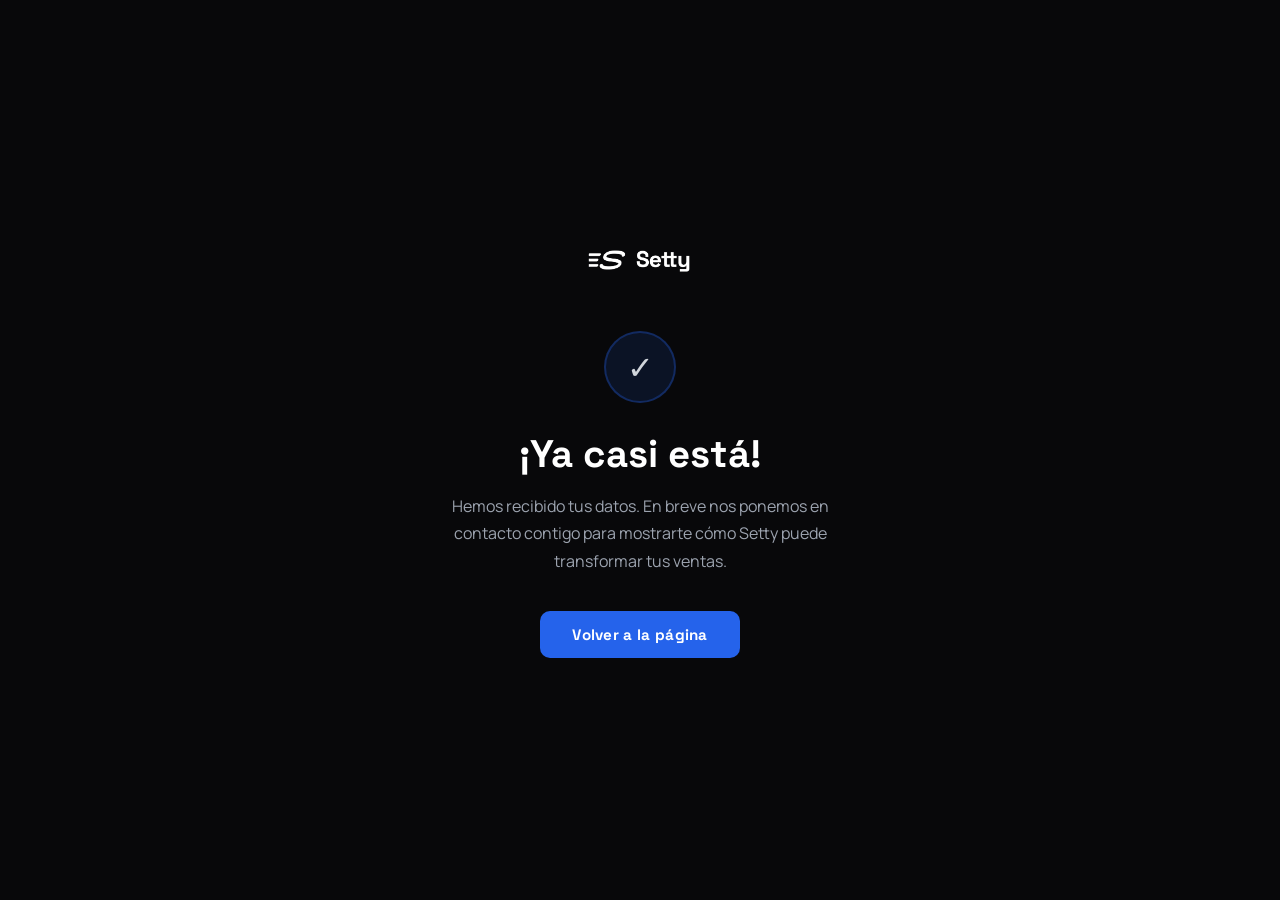
<file: setty/gracias/index.html>
<!DOCTYPE html>
<html lang="es">
<head>
  <meta charset="UTF-8" />
  <meta name="viewport" content="width=device-width, initial-scale=1.0" />
  <title>¡Gracias! — Setty by Praxys Lab</title>
  <meta name="robots" content="noindex, nofollow" />
  <link rel="icon" href="/setty/symbol-red.svg" type="image/svg+xml" />
  <!-- Meta Pixel — Lead -->
  <script>!function(f,b,e,v,n,t,s){if(f.fbq)return;n=f.fbq=function(){n.callMethod?n.callMethod.apply(n,arguments):n.queue.push(arguments)};if(!f._fbq)f._fbq=n;n.push=n;n.loaded=!0;n.version='2.0';n.queue=[];t=b.createElement(e);t.async=!0;t.src=v;s=b.getElementsByTagName(e)[0];s.parentNode.insertBefore(t,s)}(window,document,'script','https://connect.facebook.net/en_US/fbevents.js');fbq('init','1553964829784953');fbq('track','PageView');fbq('track','Lead');</script>
  <noscript><img height="1" width="1" style="display:none" src="https://www.facebook.com/tr?id=1553964829784953&ev=Lead&noscript=1"/></noscript>
  <!-- End Meta Pixel -->
  <link rel="preconnect" href="https://fonts.googleapis.com" />
  <link rel="preconnect" href="https://fonts.gstatic.com" crossorigin />
  <link href="https://fonts.googleapis.com/css2?family=Space+Grotesk:wght@700;900&family=Manrope:wght@400;500;600&display=swap" rel="stylesheet" />
  <style>
    *, *::before, *::after { box-sizing: border-box; margin: 0; padding: 0; }
    body {
      background: #08080A;
      color: #d1d5db;
      font-family: 'Manrope', sans-serif;
      min-height: 100vh;
      display: flex;
      flex-direction: column;
      align-items: center;
      justify-content: center;
      padding: 32px 20px;
      text-align: center;
      -webkit-font-smoothing: antialiased;
    }
    .icon {
      width: 72px;
      height: 72px;
      border-radius: 50%;
      background: rgba(37,99,235,0.12);
      border: 2px solid rgba(37,99,235,0.3);
      display: flex;
      align-items: center;
      justify-content: center;
      margin: 0 auto 28px;
      font-size: 2rem;
    }
    h1 {
      font-family: 'Space Grotesk', sans-serif;
      font-size: clamp(1.8rem, 7vw, 2.4rem);
      font-weight: 900;
      color: #fff;
      margin-bottom: 16px;
      line-height: 1.2;
    }
    p {
      font-size: 1rem;
      color: #9ca3af;
      line-height: 1.7;
      max-width: 420px;
      margin: 0 auto 36px;
    }
    .btn {
      display: inline-block;
      background: #2563EB;
      color: #fff;
      font-family: 'Space Grotesk', sans-serif;
      font-weight: 700;
      font-size: 0.95rem;
      padding: 14px 32px;
      border-radius: 10px;
      text-decoration: none;
      letter-spacing: 0.02em;
    }
    .btn:hover { opacity: 0.88; }
    .logo { margin-bottom: 48px; }
  </style>
</head>
<body>
  <div class="logo">
    <img src="/setty/logo-setty.png" alt="Setty" style="height: 36px; width: auto;" />
  </div>

  <div class="icon">✓</div>

  <h1>¡Ya casi está!</h1>
  <p>
    Hemos recibido tus datos. En breve nos ponemos en contacto contigo para mostrarte cómo Setty puede transformar tus ventas.
  </p>

  <a href="/setty/" class="btn">Volver a la página</a>
</body>
</html>
</file>
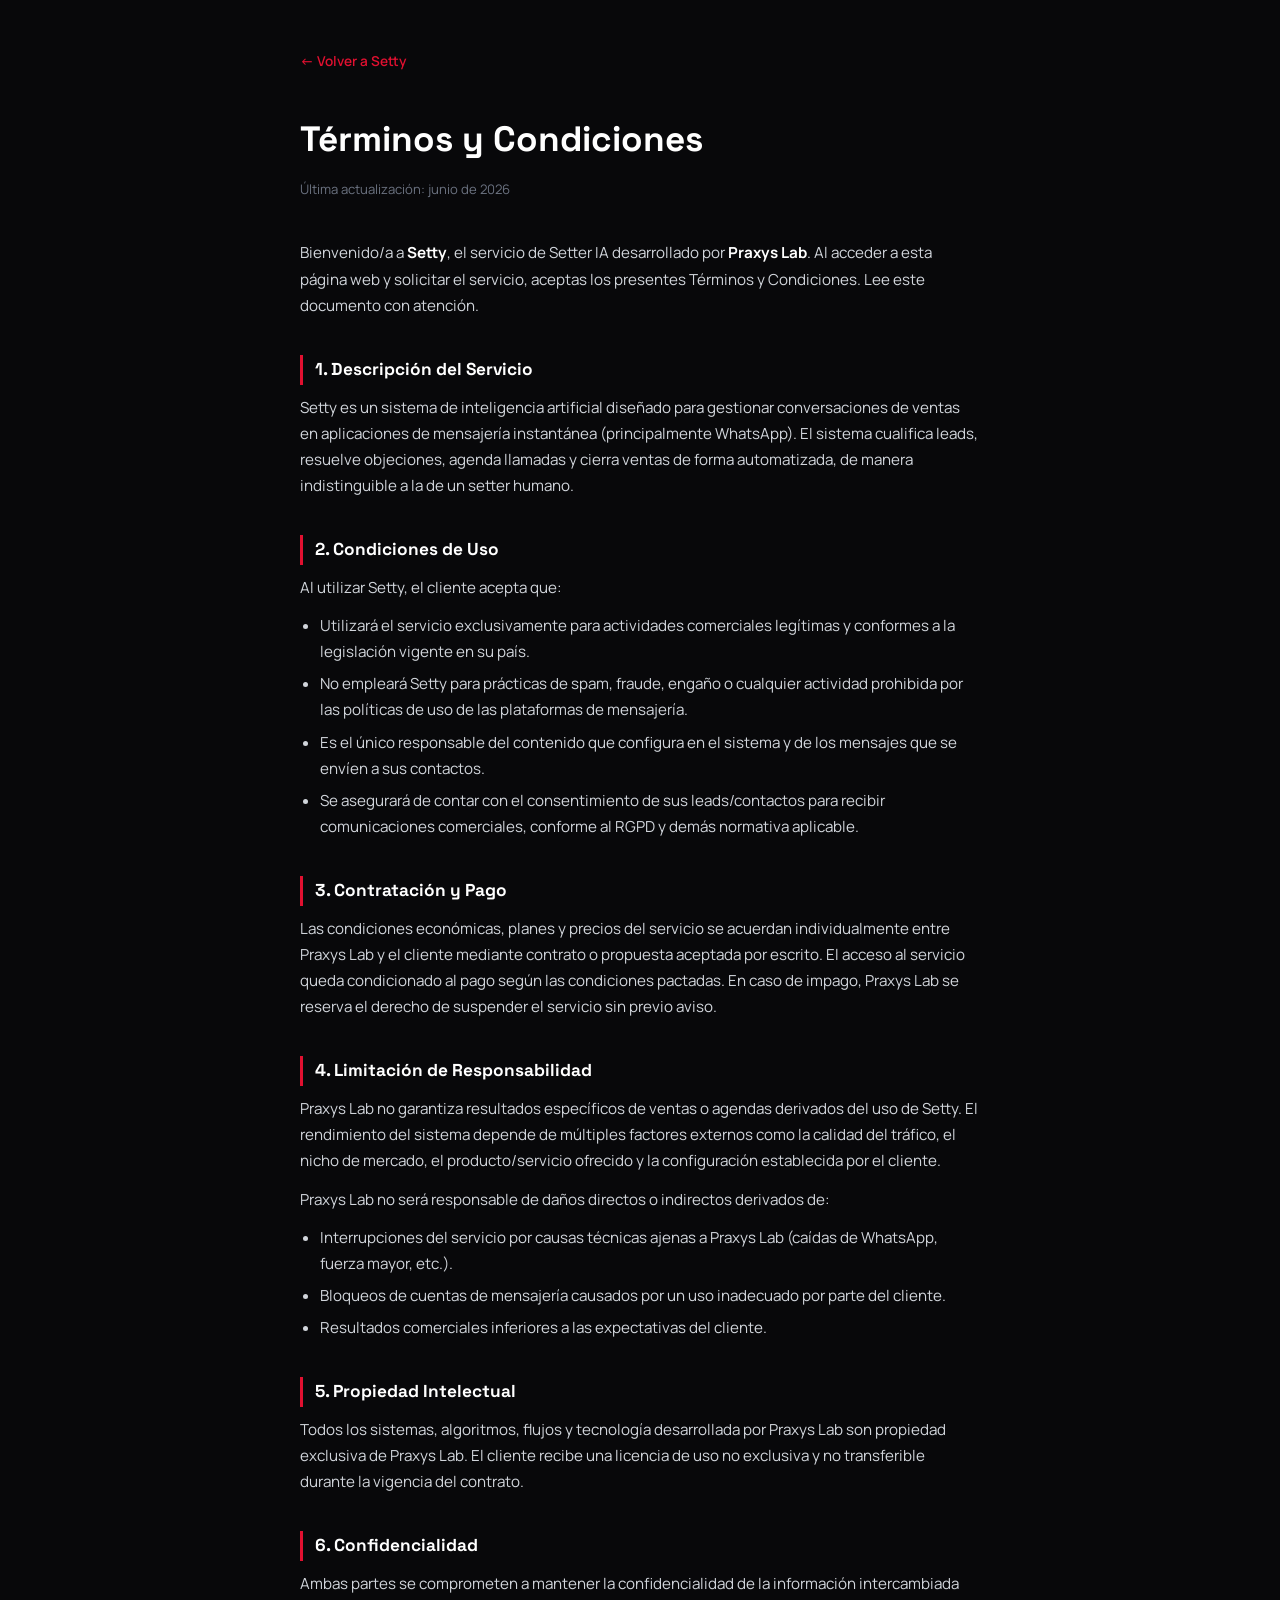
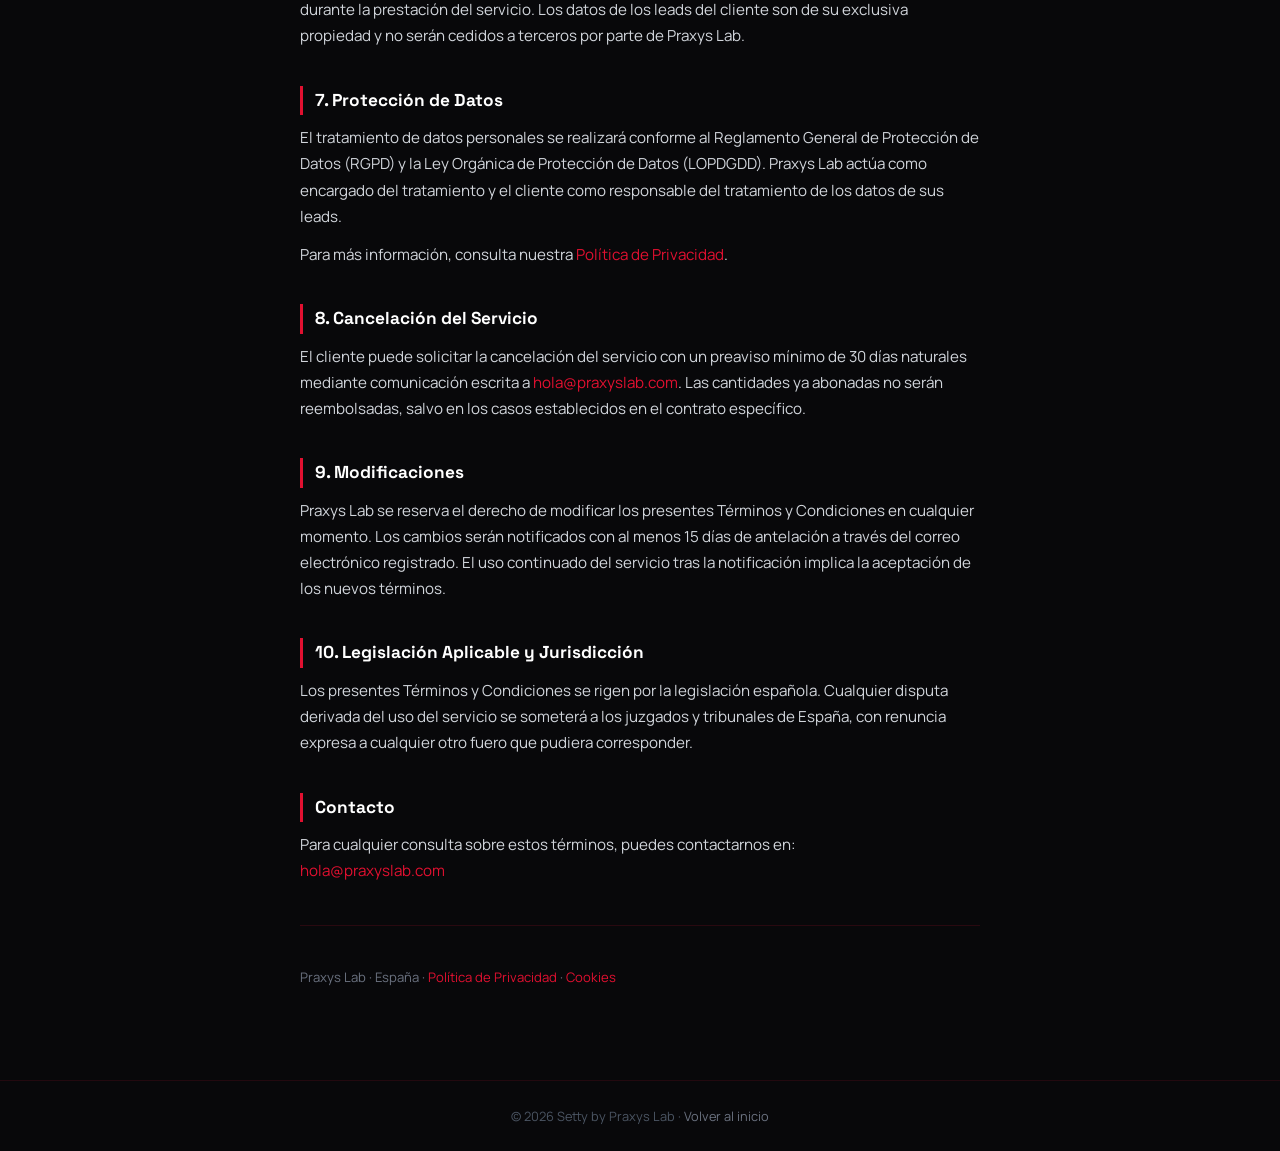
<file: setty/terminos.html>
<!DOCTYPE html>
<html lang="es">
<head>
  <meta charset="UTF-8" />
  <meta name="viewport" content="width=device-width, initial-scale=1.0" />
  <title>Términos y Condiciones — Setty</title>
  <meta name="description" content="Términos y Condiciones del servicio Setty Setter IA." />
  <link rel="preconnect" href="https://fonts.googleapis.com" />
  <link rel="preconnect" href="https://fonts.gstatic.com" crossorigin />
  <link href="https://fonts.googleapis.com/css2?family=Space+Grotesk:wght@400;500;600;700;800&family=Manrope:wght@400;500;600;700;800&display=swap" rel="stylesheet" />
  <style>
    *, *::before, *::after { box-sizing: border-box; margin: 0; padding: 0; }
    body {
      background: #08080A;
      color: #d1d5db;
      font-family: 'Manrope', sans-serif;
      line-height: 1.72;
      font-size: 0.95rem;
      -webkit-font-smoothing: antialiased;
    }
    .wrap {
      max-width: 720px;
      margin: 0 auto;
      padding: 48px 20px 80px;
    }
    .back-link {
      display: inline-flex;
      align-items: center;
      gap: 6px;
      color: #E11030;
      font-size: 0.85rem;
      font-weight: 600;
      text-decoration: none;
      margin-bottom: 36px;
    }
    .back-link:hover { opacity: 0.8; }
    h1 {
      font-family: 'Space Grotesk', sans-serif;
      font-size: clamp(1.6rem, 5vw, 2.2rem);
      font-weight: 900;
      color: #fff;
      margin-bottom: 8px;
    }
    .date {
      font-size: 0.82rem;
      color: #6b7280;
      margin-bottom: 40px;
    }
    h2 {
      font-family: 'Space Grotesk', sans-serif;
      font-size: 1.08rem;
      font-weight: 800;
      color: #fff;
      margin-top: 36px;
      margin-bottom: 10px;
      border-left: 3px solid #E11030;
      padding-left: 12px;
    }
    p { margin-bottom: 12px; }
    ul {
      margin-left: 20px;
      margin-bottom: 12px;
    }
    li { margin-bottom: 6px; }
    a { color: #E11030; text-decoration: none; }
    a:hover { text-decoration: underline; }
    hr {
      border: none;
      border-top: 1px solid rgba(225,16,48,0.15);
      margin: 40px 0;
    }
    footer {
      border-top: 1px solid rgba(225,16,48,0.12);
      padding: 24px 20px;
      text-align: center;
      font-size: 0.8rem;
      color: #4b5563;
    }
    footer a { color: #6b7280; }
    footer a:hover { color: #E11030; }
  </style>
</head>
<body>
  <div class="wrap">
    <a href="/setty/" class="back-link">← Volver a Setty</a>

    <h1>Términos y Condiciones</h1>
    <p class="date">Última actualización: junio de 2026</p>

    <p>
      Bienvenido/a a <strong style="color:#fff;">Setty</strong>, el servicio de Setter IA desarrollado por <strong style="color:#fff;">Praxys Lab</strong>. Al acceder a esta página web y solicitar el servicio, aceptas los presentes Términos y Condiciones. Lee este documento con atención.
    </p>

    <h2>1. Descripción del Servicio</h2>
    <p>
      Setty es un sistema de inteligencia artificial diseñado para gestionar conversaciones de ventas en aplicaciones de mensajería instantánea (principalmente WhatsApp). El sistema cualifica leads, resuelve objeciones, agenda llamadas y cierra ventas de forma automatizada, de manera indistinguible a la de un setter humano.
    </p>

    <h2>2. Condiciones de Uso</h2>
    <p>Al utilizar Setty, el cliente acepta que:</p>
    <ul>
      <li>Utilizará el servicio exclusivamente para actividades comerciales legítimas y conformes a la legislación vigente en su país.</li>
      <li>No empleará Setty para prácticas de spam, fraude, engaño o cualquier actividad prohibida por las políticas de uso de las plataformas de mensajería.</li>
      <li>Es el único responsable del contenido que configura en el sistema y de los mensajes que se envíen a sus contactos.</li>
      <li>Se asegurará de contar con el consentimiento de sus leads/contactos para recibir comunicaciones comerciales, conforme al RGPD y demás normativa aplicable.</li>
    </ul>

    <h2>3. Contratación y Pago</h2>
    <p>
      Las condiciones económicas, planes y precios del servicio se acuerdan individualmente entre Praxys Lab y el cliente mediante contrato o propuesta aceptada por escrito. El acceso al servicio queda condicionado al pago según las condiciones pactadas. En caso de impago, Praxys Lab se reserva el derecho de suspender el servicio sin previo aviso.
    </p>

    <h2>4. Limitación de Responsabilidad</h2>
    <p>
      Praxys Lab no garantiza resultados específicos de ventas o agendas derivados del uso de Setty. El rendimiento del sistema depende de múltiples factores externos como la calidad del tráfico, el nicho de mercado, el producto/servicio ofrecido y la configuración establecida por el cliente.
    </p>
    <p>
      Praxys Lab no será responsable de daños directos o indirectos derivados de:
    </p>
    <ul>
      <li>Interrupciones del servicio por causas técnicas ajenas a Praxys Lab (caídas de WhatsApp, fuerza mayor, etc.).</li>
      <li>Bloqueos de cuentas de mensajería causados por un uso inadecuado por parte del cliente.</li>
      <li>Resultados comerciales inferiores a las expectativas del cliente.</li>
    </ul>

    <h2>5. Propiedad Intelectual</h2>
    <p>
      Todos los sistemas, algoritmos, flujos y tecnología desarrollada por Praxys Lab son propiedad exclusiva de Praxys Lab. El cliente recibe una licencia de uso no exclusiva y no transferible durante la vigencia del contrato.
    </p>

    <h2>6. Confidencialidad</h2>
    <p>
      Ambas partes se comprometen a mantener la confidencialidad de la información intercambiada durante la prestación del servicio. Los datos de los leads del cliente son de su exclusiva propiedad y no serán cedidos a terceros por parte de Praxys Lab.
    </p>

    <h2>7. Protección de Datos</h2>
    <p>
      El tratamiento de datos personales se realizará conforme al Reglamento General de Protección de Datos (RGPD) y la Ley Orgánica de Protección de Datos (LOPDGDD). Praxys Lab actúa como encargado del tratamiento y el cliente como responsable del tratamiento de los datos de sus leads.
    </p>
    <p>
      Para más información, consulta nuestra <a href="/politica-de-privacidad.html">Política de Privacidad</a>.
    </p>

    <h2>8. Cancelación del Servicio</h2>
    <p>
      El cliente puede solicitar la cancelación del servicio con un preaviso mínimo de 30 días naturales mediante comunicación escrita a <a href="mailto:hola@praxyslab.com">hola@praxyslab.com</a>. Las cantidades ya abonadas no serán reembolsadas, salvo en los casos establecidos en el contrato específico.
    </p>

    <h2>9. Modificaciones</h2>
    <p>
      Praxys Lab se reserva el derecho de modificar los presentes Términos y Condiciones en cualquier momento. Los cambios serán notificados con al menos 15 días de antelación a través del correo electrónico registrado. El uso continuado del servicio tras la notificación implica la aceptación de los nuevos términos.
    </p>

    <h2>10. Legislación Aplicable y Jurisdicción</h2>
    <p>
      Los presentes Términos y Condiciones se rigen por la legislación española. Cualquier disputa derivada del uso del servicio se someterá a los juzgados y tribunales de España, con renuncia expresa a cualquier otro fuero que pudiera corresponder.
    </p>

    <h2>Contacto</h2>
    <p>
      Para cualquier consulta sobre estos términos, puedes contactarnos en:<br />
      <a href="mailto:hola@praxyslab.com">hola@praxyslab.com</a>
    </p>

    <hr />
    <p style="font-size: 0.82rem; color: #6b7280;">
      Praxys Lab · España · <a href="/politica-de-privacidad.html">Política de Privacidad</a> · <a href="/cookies.html">Cookies</a>
    </p>
  </div>

  <footer>
    © 2026 Setty by Praxys Lab · <a href="/setty/">Volver al inicio</a>
  </footer>
</body>
</html>
</file>
<file: _next/static/css/ed0114894e9b8158.css>
@font-face{font-family:Inter;font-style:normal;font-weight:300;font-display:swap;src:url(/_next/static/media/ba9851c3c22cd980-s.woff2) format("woff2");unicode-range:u+0460-052f,u+1c80-1c8a,u+20b4,u+2de0-2dff,u+a640-a69f,u+fe2e-fe2f}@font-face{font-family:Inter;font-style:normal;font-weight:300;font-display:swap;src:url(/_next/static/media/21350d82a1f187e9-s.woff2) format("woff2");unicode-range:u+0301,u+0400-045f,u+0490-0491,u+04b0-04b1,u+2116}@font-face{font-family:Inter;font-style:normal;font-weight:300;font-display:swap;src:url(/_next/static/media/c5fe6dc8356a8c31-s.woff2) format("woff2");unicode-range:u+1f??}@font-face{font-family:Inter;font-style:normal;font-weight:300;font-display:swap;src:url(/_next/static/media/19cfc7226ec3afaa-s.woff2) format("woff2");unicode-range:u+0370-0377,u+037a-037f,u+0384-038a,u+038c,u+038e-03a1,u+03a3-03ff}@font-face{font-family:Inter;font-style:normal;font-weight:300;font-display:swap;src:url(/_next/static/media/df0a9ae256c0569c-s.woff2) format("woff2");unicode-range:u+0102-0103,u+0110-0111,u+0128-0129,u+0168-0169,u+01a0-01a1,u+01af-01b0,u+0300-0301,u+0303-0304,u+0308-0309,u+0323,u+0329,u+1ea0-1ef9,u+20ab}@font-face{font-family:Inter;font-style:normal;font-weight:300;font-display:swap;src:url(/_next/static/media/8e9860b6e62d6359-s.woff2) format("woff2");unicode-range:u+0100-02ba,u+02bd-02c5,u+02c7-02cc,u+02ce-02d7,u+02dd-02ff,u+0304,u+0308,u+0329,u+1d00-1dbf,u+1e00-1e9f,u+1ef2-1eff,u+2020,u+20a0-20ab,u+20ad-20c0,u+2113,u+2c60-2c7f,u+a720-a7ff}@font-face{font-family:Inter;font-style:normal;font-weight:300;font-display:swap;src:url(/_next/static/media/e4af272ccee01ff0-s.p.woff2) format("woff2");unicode-range:u+00??,u+0131,u+0152-0153,u+02bb-02bc,u+02c6,u+02da,u+02dc,u+0304,u+0308,u+0329,u+2000-206f,u+20ac,u+2122,u+2191,u+2193,u+2212,u+2215,u+feff,u+fffd}@font-face{font-family:Inter;font-style:normal;font-weight:400;font-display:swap;src:url(/_next/static/media/ba9851c3c22cd980-s.woff2) format("woff2");unicode-range:u+0460-052f,u+1c80-1c8a,u+20b4,u+2de0-2dff,u+a640-a69f,u+fe2e-fe2f}@font-face{font-family:Inter;font-style:normal;font-weight:400;font-display:swap;src:url(/_next/static/media/21350d82a1f187e9-s.woff2) format("woff2");unicode-range:u+0301,u+0400-045f,u+0490-0491,u+04b0-04b1,u+2116}@font-face{font-family:Inter;font-style:normal;font-weight:400;font-display:swap;src:url(/_next/static/media/c5fe6dc8356a8c31-s.woff2) format("woff2");unicode-range:u+1f??}@font-face{font-family:Inter;font-style:normal;font-weight:400;font-display:swap;src:url(/_next/static/media/19cfc7226ec3afaa-s.woff2) format("woff2");unicode-range:u+0370-0377,u+037a-037f,u+0384-038a,u+038c,u+038e-03a1,u+03a3-03ff}@font-face{font-family:Inter;font-style:normal;font-weight:400;font-display:swap;src:url(/_next/static/media/df0a9ae256c0569c-s.woff2) format("woff2");unicode-range:u+0102-0103,u+0110-0111,u+0128-0129,u+0168-0169,u+01a0-01a1,u+01af-01b0,u+0300-0301,u+0303-0304,u+0308-0309,u+0323,u+0329,u+1ea0-1ef9,u+20ab}@font-face{font-family:Inter;font-style:normal;font-weight:400;font-display:swap;src:url(/_next/static/media/8e9860b6e62d6359-s.woff2) format("woff2");unicode-range:u+0100-02ba,u+02bd-02c5,u+02c7-02cc,u+02ce-02d7,u+02dd-02ff,u+0304,u+0308,u+0329,u+1d00-1dbf,u+1e00-1e9f,u+1ef2-1eff,u+2020,u+20a0-20ab,u+20ad-20c0,u+2113,u+2c60-2c7f,u+a720-a7ff}@font-face{font-family:Inter;font-style:normal;font-weight:400;font-display:swap;src:url(/_next/static/media/e4af272ccee01ff0-s.p.woff2) format("woff2");unicode-range:u+00??,u+0131,u+0152-0153,u+02bb-02bc,u+02c6,u+02da,u+02dc,u+0304,u+0308,u+0329,u+2000-206f,u+20ac,u+2122,u+2191,u+2193,u+2212,u+2215,u+feff,u+fffd}@font-face{font-family:Inter;font-style:normal;font-weight:500;font-display:swap;src:url(/_next/static/media/ba9851c3c22cd980-s.woff2) format("woff2");unicode-range:u+0460-052f,u+1c80-1c8a,u+20b4,u+2de0-2dff,u+a640-a69f,u+fe2e-fe2f}@font-face{font-family:Inter;font-style:normal;font-weight:500;font-display:swap;src:url(/_next/static/media/21350d82a1f187e9-s.woff2) format("woff2");unicode-range:u+0301,u+0400-045f,u+0490-0491,u+04b0-04b1,u+2116}@font-face{font-family:Inter;font-style:normal;font-weight:500;font-display:swap;src:url(/_next/static/media/c5fe6dc8356a8c31-s.woff2) format("woff2");unicode-range:u+1f??}@font-face{font-family:Inter;font-style:normal;font-weight:500;font-display:swap;src:url(/_next/static/media/19cfc7226ec3afaa-s.woff2) format("woff2");unicode-range:u+0370-0377,u+037a-037f,u+0384-038a,u+038c,u+038e-03a1,u+03a3-03ff}@font-face{font-family:Inter;font-style:normal;font-weight:500;font-display:swap;src:url(/_next/static/media/df0a9ae256c0569c-s.woff2) format("woff2");unicode-range:u+0102-0103,u+0110-0111,u+0128-0129,u+0168-0169,u+01a0-01a1,u+01af-01b0,u+0300-0301,u+0303-0304,u+0308-0309,u+0323,u+0329,u+1ea0-1ef9,u+20ab}@font-face{font-family:Inter;font-style:normal;font-weight:500;font-display:swap;src:url(/_next/static/media/8e9860b6e62d6359-s.woff2) format("woff2");unicode-range:u+0100-02ba,u+02bd-02c5,u+02c7-02cc,u+02ce-02d7,u+02dd-02ff,u+0304,u+0308,u+0329,u+1d00-1dbf,u+1e00-1e9f,u+1ef2-1eff,u+2020,u+20a0-20ab,u+20ad-20c0,u+2113,u+2c60-2c7f,u+a720-a7ff}@font-face{font-family:Inter;font-style:normal;font-weight:500;font-display:swap;src:url(/_next/static/media/e4af272ccee01ff0-s.p.woff2) format("woff2");unicode-range:u+00??,u+0131,u+0152-0153,u+02bb-02bc,u+02c6,u+02da,u+02dc,u+0304,u+0308,u+0329,u+2000-206f,u+20ac,u+2122,u+2191,u+2193,u+2212,u+2215,u+feff,u+fffd}@font-face{font-family:Inter;font-style:normal;font-weight:600;font-display:swap;src:url(/_next/static/media/ba9851c3c22cd980-s.woff2) format("woff2");unicode-range:u+0460-052f,u+1c80-1c8a,u+20b4,u+2de0-2dff,u+a640-a69f,u+fe2e-fe2f}@font-face{font-family:Inter;font-style:normal;font-weight:600;font-display:swap;src:url(/_next/static/media/21350d82a1f187e9-s.woff2) format("woff2");unicode-range:u+0301,u+0400-045f,u+0490-0491,u+04b0-04b1,u+2116}@font-face{font-family:Inter;font-style:normal;font-weight:600;font-display:swap;src:url(/_next/static/media/c5fe6dc8356a8c31-s.woff2) format("woff2");unicode-range:u+1f??}@font-face{font-family:Inter;font-style:normal;font-weight:600;font-display:swap;src:url(/_next/static/media/19cfc7226ec3afaa-s.woff2) format("woff2");unicode-range:u+0370-0377,u+037a-037f,u+0384-038a,u+038c,u+038e-03a1,u+03a3-03ff}@font-face{font-family:Inter;font-style:normal;font-weight:600;font-display:swap;src:url(/_next/static/media/df0a9ae256c0569c-s.woff2) format("woff2");unicode-range:u+0102-0103,u+0110-0111,u+0128-0129,u+0168-0169,u+01a0-01a1,u+01af-01b0,u+0300-0301,u+0303-0304,u+0308-0309,u+0323,u+0329,u+1ea0-1ef9,u+20ab}@font-face{font-family:Inter;font-style:normal;font-weight:600;font-display:swap;src:url(/_next/static/media/8e9860b6e62d6359-s.woff2) format("woff2");unicode-range:u+0100-02ba,u+02bd-02c5,u+02c7-02cc,u+02ce-02d7,u+02dd-02ff,u+0304,u+0308,u+0329,u+1d00-1dbf,u+1e00-1e9f,u+1ef2-1eff,u+2020,u+20a0-20ab,u+20ad-20c0,u+2113,u+2c60-2c7f,u+a720-a7ff}@font-face{font-family:Inter;font-style:normal;font-weight:600;font-display:swap;src:url(/_next/static/media/e4af272ccee01ff0-s.p.woff2) format("woff2");unicode-range:u+00??,u+0131,u+0152-0153,u+02bb-02bc,u+02c6,u+02da,u+02dc,u+0304,u+0308,u+0329,u+2000-206f,u+20ac,u+2122,u+2191,u+2193,u+2212,u+2215,u+feff,u+fffd}@font-face{font-family:Inter;font-style:normal;font-weight:700;font-display:swap;src:url(/_next/static/media/ba9851c3c22cd980-s.woff2) format("woff2");unicode-range:u+0460-052f,u+1c80-1c8a,u+20b4,u+2de0-2dff,u+a640-a69f,u+fe2e-fe2f}@font-face{font-family:Inter;font-style:normal;font-weight:700;font-display:swap;src:url(/_next/static/media/21350d82a1f187e9-s.woff2) format("woff2");unicode-range:u+0301,u+0400-045f,u+0490-0491,u+04b0-04b1,u+2116}@font-face{font-family:Inter;font-style:normal;font-weight:700;font-display:swap;src:url(/_next/static/media/c5fe6dc8356a8c31-s.woff2) format("woff2");unicode-range:u+1f??}@font-face{font-family:Inter;font-style:normal;font-weight:700;font-display:swap;src:url(/_next/static/media/19cfc7226ec3afaa-s.woff2) format("woff2");unicode-range:u+0370-0377,u+037a-037f,u+0384-038a,u+038c,u+038e-03a1,u+03a3-03ff}@font-face{font-family:Inter;font-style:normal;font-weight:700;font-display:swap;src:url(/_next/static/media/df0a9ae256c0569c-s.woff2) format("woff2");unicode-range:u+0102-0103,u+0110-0111,u+0128-0129,u+0168-0169,u+01a0-01a1,u+01af-01b0,u+0300-0301,u+0303-0304,u+0308-0309,u+0323,u+0329,u+1ea0-1ef9,u+20ab}@font-face{font-family:Inter;font-style:normal;font-weight:700;font-display:swap;src:url(/_next/static/media/8e9860b6e62d6359-s.woff2) format("woff2");unicode-range:u+0100-02ba,u+02bd-02c5,u+02c7-02cc,u+02ce-02d7,u+02dd-02ff,u+0304,u+0308,u+0329,u+1d00-1dbf,u+1e00-1e9f,u+1ef2-1eff,u+2020,u+20a0-20ab,u+20ad-20c0,u+2113,u+2c60-2c7f,u+a720-a7ff}@font-face{font-family:Inter;font-style:normal;font-weight:700;font-display:swap;src:url(/_next/static/media/e4af272ccee01ff0-s.p.woff2) format("woff2");unicode-range:u+00??,u+0131,u+0152-0153,u+02bb-02bc,u+02c6,u+02da,u+02dc,u+0304,u+0308,u+0329,u+2000-206f,u+20ac,u+2122,u+2191,u+2193,u+2212,u+2215,u+feff,u+fffd}@font-face{font-family:Inter;font-style:normal;font-weight:800;font-display:swap;src:url(/_next/static/media/ba9851c3c22cd980-s.woff2) format("woff2");unicode-range:u+0460-052f,u+1c80-1c8a,u+20b4,u+2de0-2dff,u+a640-a69f,u+fe2e-fe2f}@font-face{font-family:Inter;font-style:normal;font-weight:800;font-display:swap;src:url(/_next/static/media/21350d82a1f187e9-s.woff2) format("woff2");unicode-range:u+0301,u+0400-045f,u+0490-0491,u+04b0-04b1,u+2116}@font-face{font-family:Inter;font-style:normal;font-weight:800;font-display:swap;src:url(/_next/static/media/c5fe6dc8356a8c31-s.woff2) format("woff2");unicode-range:u+1f??}@font-face{font-family:Inter;font-style:normal;font-weight:800;font-display:swap;src:url(/_next/static/media/19cfc7226ec3afaa-s.woff2) format("woff2");unicode-range:u+0370-0377,u+037a-037f,u+0384-038a,u+038c,u+038e-03a1,u+03a3-03ff}@font-face{font-family:Inter;font-style:normal;font-weight:800;font-display:swap;src:url(/_next/static/media/df0a9ae256c0569c-s.woff2) format("woff2");unicode-range:u+0102-0103,u+0110-0111,u+0128-0129,u+0168-0169,u+01a0-01a1,u+01af-01b0,u+0300-0301,u+0303-0304,u+0308-0309,u+0323,u+0329,u+1ea0-1ef9,u+20ab}@font-face{font-family:Inter;font-style:normal;font-weight:800;font-display:swap;src:url(/_next/static/media/8e9860b6e62d6359-s.woff2) format("woff2");unicode-range:u+0100-02ba,u+02bd-02c5,u+02c7-02cc,u+02ce-02d7,u+02dd-02ff,u+0304,u+0308,u+0329,u+1d00-1dbf,u+1e00-1e9f,u+1ef2-1eff,u+2020,u+20a0-20ab,u+20ad-20c0,u+2113,u+2c60-2c7f,u+a720-a7ff}@font-face{font-family:Inter;font-style:normal;font-weight:800;font-display:swap;src:url(/_next/static/media/e4af272ccee01ff0-s.p.woff2) format("woff2");unicode-range:u+00??,u+0131,u+0152-0153,u+02bb-02bc,u+02c6,u+02da,u+02dc,u+0304,u+0308,u+0329,u+2000-206f,u+20ac,u+2122,u+2191,u+2193,u+2212,u+2215,u+feff,u+fffd}@font-face{font-family:Inter Fallback;src:local("Arial");ascent-override:90.44%;descent-override:22.52%;line-gap-override:0.00%;size-adjust:107.12%}.__className_5c4a2f{font-family:Inter,Inter Fallback;font-style:normal}.__variable_5c4a2f{--font-inter:"Inter","Inter Fallback"}@font-face{font-family:Outfit;font-style:normal;font-weight:400;font-display:swap;src:url(/_next/static/media/98848575513c9742-s.woff2) format("woff2");unicode-range:u+0100-02ba,u+02bd-02c5,u+02c7-02cc,u+02ce-02d7,u+02dd-02ff,u+0304,u+0308,u+0329,u+1d00-1dbf,u+1e00-1e9f,u+1ef2-1eff,u+2020,u+20a0-20ab,u+20ad-20c0,u+2113,u+2c60-2c7f,u+a720-a7ff}@font-face{font-family:Outfit;font-style:normal;font-weight:400;font-display:swap;src:url(/_next/static/media/7b0b24f36b1a6d0b-s.p.woff2) format("woff2");unicode-range:u+00??,u+0131,u+0152-0153,u+02bb-02bc,u+02c6,u+02da,u+02dc,u+0304,u+0308,u+0329,u+2000-206f,u+20ac,u+2122,u+2191,u+2193,u+2212,u+2215,u+feff,u+fffd}@font-face{font-family:Outfit;font-style:normal;font-weight:500;font-display:swap;src:url(/_next/static/media/98848575513c9742-s.woff2) format("woff2");unicode-range:u+0100-02ba,u+02bd-02c5,u+02c7-02cc,u+02ce-02d7,u+02dd-02ff,u+0304,u+0308,u+0329,u+1d00-1dbf,u+1e00-1e9f,u+1ef2-1eff,u+2020,u+20a0-20ab,u+20ad-20c0,u+2113,u+2c60-2c7f,u+a720-a7ff}@font-face{font-family:Outfit;font-style:normal;font-weight:500;font-display:swap;src:url(/_next/static/media/7b0b24f36b1a6d0b-s.p.woff2) format("woff2");unicode-range:u+00??,u+0131,u+0152-0153,u+02bb-02bc,u+02c6,u+02da,u+02dc,u+0304,u+0308,u+0329,u+2000-206f,u+20ac,u+2122,u+2191,u+2193,u+2212,u+2215,u+feff,u+fffd}@font-face{font-family:Outfit;font-style:normal;font-weight:600;font-display:swap;src:url(/_next/static/media/98848575513c9742-s.woff2) format("woff2");unicode-range:u+0100-02ba,u+02bd-02c5,u+02c7-02cc,u+02ce-02d7,u+02dd-02ff,u+0304,u+0308,u+0329,u+1d00-1dbf,u+1e00-1e9f,u+1ef2-1eff,u+2020,u+20a0-20ab,u+20ad-20c0,u+2113,u+2c60-2c7f,u+a720-a7ff}@font-face{font-family:Outfit;font-style:normal;font-weight:600;font-display:swap;src:url(/_next/static/media/7b0b24f36b1a6d0b-s.p.woff2) format("woff2");unicode-range:u+00??,u+0131,u+0152-0153,u+02bb-02bc,u+02c6,u+02da,u+02dc,u+0304,u+0308,u+0329,u+2000-206f,u+20ac,u+2122,u+2191,u+2193,u+2212,u+2215,u+feff,u+fffd}@font-face{font-family:Outfit;font-style:normal;font-weight:700;font-display:swap;src:url(/_next/static/media/98848575513c9742-s.woff2) format("woff2");unicode-range:u+0100-02ba,u+02bd-02c5,u+02c7-02cc,u+02ce-02d7,u+02dd-02ff,u+0304,u+0308,u+0329,u+1d00-1dbf,u+1e00-1e9f,u+1ef2-1eff,u+2020,u+20a0-20ab,u+20ad-20c0,u+2113,u+2c60-2c7f,u+a720-a7ff}@font-face{font-family:Outfit;font-style:normal;font-weight:700;font-display:swap;src:url(/_next/static/media/7b0b24f36b1a6d0b-s.p.woff2) format("woff2");unicode-range:u+00??,u+0131,u+0152-0153,u+02bb-02bc,u+02c6,u+02da,u+02dc,u+0304,u+0308,u+0329,u+2000-206f,u+20ac,u+2122,u+2191,u+2193,u+2212,u+2215,u+feff,u+fffd}@font-face{font-family:Outfit;font-style:normal;font-weight:800;font-display:swap;src:url(/_next/static/media/98848575513c9742-s.woff2) format("woff2");unicode-range:u+0100-02ba,u+02bd-02c5,u+02c7-02cc,u+02ce-02d7,u+02dd-02ff,u+0304,u+0308,u+0329,u+1d00-1dbf,u+1e00-1e9f,u+1ef2-1eff,u+2020,u+20a0-20ab,u+20ad-20c0,u+2113,u+2c60-2c7f,u+a720-a7ff}@font-face{font-family:Outfit;font-style:normal;font-weight:800;font-display:swap;src:url(/_next/static/media/7b0b24f36b1a6d0b-s.p.woff2) format("woff2");unicode-range:u+00??,u+0131,u+0152-0153,u+02bb-02bc,u+02c6,u+02da,u+02dc,u+0304,u+0308,u+0329,u+2000-206f,u+20ac,u+2122,u+2191,u+2193,u+2212,u+2215,u+feff,u+fffd}@font-face{font-family:Outfit;font-style:normal;font-weight:900;font-display:swap;src:url(/_next/static/media/98848575513c9742-s.woff2) format("woff2");unicode-range:u+0100-02ba,u+02bd-02c5,u+02c7-02cc,u+02ce-02d7,u+02dd-02ff,u+0304,u+0308,u+0329,u+1d00-1dbf,u+1e00-1e9f,u+1ef2-1eff,u+2020,u+20a0-20ab,u+20ad-20c0,u+2113,u+2c60-2c7f,u+a720-a7ff}@font-face{font-family:Outfit;font-style:normal;font-weight:900;font-display:swap;src:url(/_next/static/media/7b0b24f36b1a6d0b-s.p.woff2) format("woff2");unicode-range:u+00??,u+0131,u+0152-0153,u+02bb-02bc,u+02c6,u+02da,u+02dc,u+0304,u+0308,u+0329,u+2000-206f,u+20ac,u+2122,u+2191,u+2193,u+2212,u+2215,u+feff,u+fffd}@font-face{font-family:Outfit Fallback;src:local("Arial");ascent-override:100.18%;descent-override:26.05%;line-gap-override:0.00%;size-adjust:99.82%}.__className_7ec0f7{font-family:Outfit,Outfit Fallback;font-style:normal}.__variable_7ec0f7{--font-outfit:"Outfit","Outfit Fallback"}*,:after,:before{--tw-border-spacing-x:0;--tw-border-spacing-y:0;--tw-translate-x:0;--tw-translate-y:0;--tw-rotate:0;--tw-skew-x:0;--tw-skew-y:0;--tw-scale-x:1;--tw-scale-y:1;--tw-pan-x: ;--tw-pan-y: ;--tw-pinch-zoom: ;--tw-scroll-snap-strictness:proximity;--tw-gradient-from-position: ;--tw-gradient-via-position: ;--tw-gradient-to-position: ;--tw-ordinal: ;--tw-slashed-zero: ;--tw-numeric-figure: ;--tw-numeric-spacing: ;--tw-numeric-fraction: ;--tw-ring-inset: ;--tw-ring-offset-width:0px;--tw-ring-offset-color:#fff;--tw-ring-color:rgb(59 130 246/0.5);--tw-ring-offset-shadow:0 0 #0000;--tw-ring-shadow:0 0 #0000;--tw-shadow:0 0 #0000;--tw-shadow-colored:0 0 #0000;--tw-blur: ;--tw-brightness: ;--tw-contrast: ;--tw-grayscale: ;--tw-hue-rotate: ;--tw-invert: ;--tw-saturate: ;--tw-sepia: ;--tw-drop-shadow: ;--tw-backdrop-blur: ;--tw-backdrop-brightness: ;--tw-backdrop-contrast: ;--tw-backdrop-grayscale: ;--tw-backdrop-hue-rotate: ;--tw-backdrop-invert: ;--tw-backdrop-opacity: ;--tw-backdrop-saturate: ;--tw-backdrop-sepia: ;--tw-contain-size: ;--tw-contain-layout: ;--tw-contain-paint: ;--tw-contain-style: }::backdrop{--tw-border-spacing-x:0;--tw-border-spacing-y:0;--tw-translate-x:0;--tw-translate-y:0;--tw-rotate:0;--tw-skew-x:0;--tw-skew-y:0;--tw-scale-x:1;--tw-scale-y:1;--tw-pan-x: ;--tw-pan-y: ;--tw-pinch-zoom: ;--tw-scroll-snap-strictness:proximity;--tw-gradient-from-position: ;--tw-gradient-via-position: ;--tw-gradient-to-position: ;--tw-ordinal: ;--tw-slashed-zero: ;--tw-numeric-figure: ;--tw-numeric-spacing: ;--tw-numeric-fraction: ;--tw-ring-inset: ;--tw-ring-offset-width:0px;--tw-ring-offset-color:#fff;--tw-ring-color:rgb(59 130 246/0.5);--tw-ring-offset-shadow:0 0 #0000;--tw-ring-shadow:0 0 #0000;--tw-shadow:0 0 #0000;--tw-shadow-colored:0 0 #0000;--tw-blur: ;--tw-brightness: ;--tw-contrast: ;--tw-grayscale: ;--tw-hue-rotate: ;--tw-invert: ;--tw-saturate: ;--tw-sepia: ;--tw-drop-shadow: ;--tw-backdrop-blur: ;--tw-backdrop-brightness: ;--tw-backdrop-contrast: ;--tw-backdrop-grayscale: ;--tw-backdrop-hue-rotate: ;--tw-backdrop-invert: ;--tw-backdrop-opacity: ;--tw-backdrop-saturate: ;--tw-backdrop-sepia: ;--tw-contain-size: ;--tw-contain-layout: ;--tw-contain-paint: ;--tw-contain-style: }/*
! tailwindcss v3.4.19 | MIT License | https://tailwindcss.com
*/*,:after,:before{box-sizing:border-box;border:0 solid #e5e7eb}:after,:before{--tw-content:""}:host,html{line-height:1.5;-webkit-text-size-adjust:100%;-moz-tab-size:4;-o-tab-size:4;tab-size:4;font-family:var(--font-inter);font-feature-settings:normal;font-variation-settings:normal;-webkit-tap-highlight-color:transparent}body{margin:0;line-height:inherit}hr{height:0;color:inherit;border-top-width:1px}abbr:where([title]){-webkit-text-decoration:underline dotted;text-decoration:underline dotted}h1,h2,h3,h4,h5,h6{font-size:inherit;font-weight:inherit}a{color:inherit;text-decoration:inherit}b,strong{font-weight:bolder}code,kbd,pre,samp{font-family:ui-monospace,SFMono-Regular,Menlo,Monaco,Consolas,Liberation Mono,Courier New,monospace;font-feature-settings:normal;font-variation-settings:normal;font-size:1em}small{font-size:80%}sub,sup{font-size:75%;line-height:0;position:relative;vertical-align:baseline}sub{bottom:-.25em}sup{top:-.5em}table{text-indent:0;border-color:inherit;border-collapse:collapse}button,input,optgroup,select,textarea{font-family:inherit;font-feature-settings:inherit;font-variation-settings:inherit;font-size:100%;font-weight:inherit;line-height:inherit;letter-spacing:inherit;color:inherit;margin:0;padding:0}button,select{text-transform:none}button,input:where([type=button]),input:where([type=reset]),input:where([type=submit]){-webkit-appearance:button;background-color:transparent;background-image:none}:-moz-focusring{outline:auto}:-moz-ui-invalid{box-shadow:none}progress{vertical-align:baseline}::-webkit-inner-spin-button,::-webkit-outer-spin-button{height:auto}[type=search]{-webkit-appearance:textfield;outline-offset:-2px}::-webkit-search-decoration{-webkit-appearance:none}::-webkit-file-upload-button{-webkit-appearance:button;font:inherit}summary{display:list-item}blockquote,dd,dl,figure,h1,h2,h3,h4,h5,h6,hr,p,pre{margin:0}fieldset{margin:0}fieldset,legend{padding:0}menu,ol,ul{list-style:none;margin:0;padding:0}dialog{padding:0}textarea{resize:vertical}input::-moz-placeholder,textarea::-moz-placeholder{opacity:1;color:#9ca3af}input::placeholder,textarea::placeholder{opacity:1;color:#9ca3af}[role=button],button{cursor:pointer}:disabled{cursor:default}audio,canvas,embed,iframe,img,object,svg,video{display:block;vertical-align:middle}img,video{max-width:100%;height:auto}[hidden]:where(:not([hidden=until-found])){display:none}.pointer-events-none{pointer-events:none}.visible{visibility:visible}.fixed{position:fixed}.absolute{position:absolute}.relative{position:relative}.inset-0{inset:0}.-bottom-1{bottom:-.25rem}.bottom-0{bottom:0}.bottom-1\/4{bottom:25%}.bottom-10{bottom:2.5rem}.bottom-20{bottom:5rem}.bottom-8{bottom:2rem}.left-0{left:0}.left-1\/2{left:50%}.left-1\/4{left:25%}.left-10{left:2.5rem}.left-20{left:5rem}.left-8{left:2rem}.right-0{right:0}.right-1\/4{right:25%}.right-10{right:2.5rem}.right-20{right:5rem}.right-4{right:1rem}.right-8{right:2rem}.top-0{top:0}.top-1\/2{top:50%}.top-1\/3{top:33.333333%}.top-1\/4{top:25%}.top-14{top:3.5rem}.top-20{top:5rem}.z-10{z-index:10}.z-20{z-index:20}.z-40{z-index:40}.z-50{z-index:50}.z-\[60\]{z-index:60}.mx-auto{margin-left:auto;margin-right:auto}.mb-1{margin-bottom:.25rem}.mb-10{margin-bottom:2.5rem}.mb-12{margin-bottom:3rem}.mb-16{margin-bottom:4rem}.mb-2{margin-bottom:.5rem}.mb-3{margin-bottom:.75rem}.mb-4{margin-bottom:1rem}.mb-6{margin-bottom:1.5rem}.mb-8{margin-bottom:2rem}.mt-0\.5{margin-top:.125rem}.mt-1{margin-top:.25rem}.mt-10{margin-top:2.5rem}.mt-16{margin-top:4rem}.mt-3{margin-top:.75rem}.mt-4{margin-top:1rem}.block{display:block}.inline-block{display:inline-block}.flex{display:flex}.inline-flex{display:inline-flex}.table{display:table}.grid{display:grid}.hidden{display:none}.h-0\.5{height:.125rem}.h-1{height:.25rem}.h-1\.5{height:.375rem}.h-10{height:2.5rem}.h-12{height:3rem}.h-16{height:4rem}.h-2{height:.5rem}.h-20{height:5rem}.h-4{height:1rem}.h-5{height:1.25rem}.h-6{height:1.5rem}.h-72{height:18rem}.h-8{height:2rem}.h-9{height:2.25rem}.h-96{height:24rem}.h-full{height:100%}.min-h-screen{min-height:100vh}.w-0{width:0}.w-1{width:.25rem}.w-1\.5{width:.375rem}.w-10{width:2.5rem}.w-12{width:3rem}.w-16{width:4rem}.w-2{width:.5rem}.w-20{width:5rem}.w-4{width:1rem}.w-5{width:1.25rem}.w-6{width:1.5rem}.w-64{width:16rem}.w-72{width:18rem}.w-8{width:2rem}.w-9{width:2.25rem}.w-96{width:24rem}.w-full{width:100%}.max-w-2xl{max-width:42rem}.max-w-3xl{max-width:48rem}.max-w-4xl{max-width:56rem}.max-w-7xl{max-width:80rem}.max-w-none{max-width:none}.max-w-sm{max-width:24rem}.flex-shrink-0{flex-shrink:0}.border-collapse{border-collapse:collapse}.origin-left{transform-origin:left}.origin-top{transform-origin:top}.-translate-x-1\/2{--tw-translate-x:-50%}.-translate-x-1\/2,.-translate-y-1\/2{transform:translate(var(--tw-translate-x),var(--tw-translate-y)) rotate(var(--tw-rotate)) skewX(var(--tw-skew-x)) skewY(var(--tw-skew-y)) scaleX(var(--tw-scale-x)) scaleY(var(--tw-scale-y))}.-translate-y-1\/2{--tw-translate-y:-50%}.-rotate-90{--tw-rotate:-90deg;transform:translate(var(--tw-translate-x),var(--tw-translate-y)) rotate(var(--tw-rotate)) skewX(var(--tw-skew-x)) skewY(var(--tw-skew-y)) scaleX(var(--tw-scale-x)) scaleY(var(--tw-scale-y))}@keyframes float{0%,to{transform:translateY(0)}50%{transform:translateY(-20px)}}.animate-float{animation:float 6s ease-in-out infinite}@keyframes spin{to{transform:rotate(1turn)}}.animate-spin{animation:spin 1s linear infinite}.resize-none{resize:none}.resize{resize:both}.list-disc{list-style-type:disc}.grid-cols-1{grid-template-columns:repeat(1,minmax(0,1fr))}.flex-col{flex-direction:column}.items-start{align-items:flex-start}.items-center{align-items:center}.justify-center{justify-content:center}.justify-between{justify-content:space-between}.gap-12{gap:3rem}.gap-2{gap:.5rem}.gap-3{gap:.75rem}.gap-4{gap:1rem}.gap-6{gap:1.5rem}.gap-8{gap:2rem}.space-x-8>:not([hidden])~:not([hidden]){--tw-space-x-reverse:0;margin-right:calc(2rem * var(--tw-space-x-reverse));margin-left:calc(2rem * calc(1 - var(--tw-space-x-reverse)))}.space-y-1>:not([hidden])~:not([hidden]){--tw-space-y-reverse:0;margin-top:calc(.25rem * calc(1 - var(--tw-space-y-reverse)));margin-bottom:calc(.25rem * var(--tw-space-y-reverse))}.space-y-3>:not([hidden])~:not([hidden]){--tw-space-y-reverse:0;margin-top:calc(.75rem * calc(1 - var(--tw-space-y-reverse)));margin-bottom:calc(.75rem * var(--tw-space-y-reverse))}.space-y-6>:not([hidden])~:not([hidden]){--tw-space-y-reverse:0;margin-top:calc(1.5rem * calc(1 - var(--tw-space-y-reverse)));margin-bottom:calc(1.5rem * var(--tw-space-y-reverse))}.space-y-8>:not([hidden])~:not([hidden]){--tw-space-y-reverse:0;margin-top:calc(2rem * calc(1 - var(--tw-space-y-reverse)));margin-bottom:calc(2rem * var(--tw-space-y-reverse))}.overflow-hidden{overflow:hidden}.overflow-x-auto{overflow-x:auto}.rounded-2xl{border-radius:1rem}.rounded-3xl{border-radius:1.5rem}.rounded-full{border-radius:9999px}.rounded-lg{border-radius:.5rem}.rounded-xl{border-radius:.75rem}.border{border-width:1px}.border-2{border-width:2px}.border-t{border-top-width:1px}.border-red-200{--tw-border-opacity:1;border-color:rgb(254 202 202/var(--tw-border-opacity,1))}.border-slate-200{--tw-border-opacity:1;border-color:rgb(226 232 240/var(--tw-border-opacity,1))}.border-slate-300{--tw-border-opacity:1;border-color:rgb(203 213 225/var(--tw-border-opacity,1))}.border-white{--tw-border-opacity:1;border-color:rgb(255 255 255/var(--tw-border-opacity,1))}.border-t-transparent{border-top-color:transparent}.bg-accent-200{--tw-bg-opacity:1;background-color:rgb(191 219 254/var(--tw-bg-opacity,1))}.bg-accent-300{--tw-bg-opacity:1;background-color:rgb(147 197 253/var(--tw-bg-opacity,1))}.bg-black\/20{background-color:rgb(0 0 0/.2)}.bg-primary-200{--tw-bg-opacity:1;background-color:rgb(153 246 228/var(--tw-bg-opacity,1))}.bg-primary-300{--tw-bg-opacity:1;background-color:rgb(94 234 212/var(--tw-bg-opacity,1))}.bg-red-50{--tw-bg-opacity:1;background-color:rgb(254 242 242/var(--tw-bg-opacity,1))}.bg-slate-100{--tw-bg-opacity:1;background-color:rgb(241 245 249/var(--tw-bg-opacity,1))}.bg-slate-50{--tw-bg-opacity:1;background-color:rgb(248 250 252/var(--tw-bg-opacity,1))}.bg-transparent{background-color:transparent}.bg-gradient-to-b{background-image:linear-gradient(to bottom,var(--tw-gradient-stops))}.bg-gradient-to-br{background-image:linear-gradient(to bottom right,var(--tw-gradient-stops))}.bg-gradient-to-r{background-image:linear-gradient(to right,var(--tw-gradient-stops))}.from-accent-400{--tw-gradient-from:#60a5fa var(--tw-gradient-from-position);--tw-gradient-to:rgb(96 165 250/0) var(--tw-gradient-to-position);--tw-gradient-stops:var(--tw-gradient-from),var(--tw-gradient-to)}.from-accent-500{--tw-gradient-from:#3b82f6 var(--tw-gradient-from-position);--tw-gradient-to:rgb(59 130 246/0) var(--tw-gradient-to-position);--tw-gradient-stops:var(--tw-gradient-from),var(--tw-gradient-to)}.from-pink-400{--tw-gradient-from:#f472b6 var(--tw-gradient-from-position);--tw-gradient-to:rgb(244 114 182/0) var(--tw-gradient-to-position);--tw-gradient-stops:var(--tw-gradient-from),var(--tw-gradient-to)}.from-primary-400{--tw-gradient-from:#2dd4bf var(--tw-gradient-from-position);--tw-gradient-to:rgb(45 212 191/0) var(--tw-gradient-to-position);--tw-gradient-stops:var(--tw-gradient-from),var(--tw-gradient-to)}.from-primary-500{--tw-gradient-from:#14b8a6 var(--tw-gradient-from-position);--tw-gradient-to:rgb(20 184 166/0) var(--tw-gradient-to-position);--tw-gradient-stops:var(--tw-gradient-from),var(--tw-gradient-to)}.from-purple-400{--tw-gradient-from:#c084fc var(--tw-gradient-from-position);--tw-gradient-to:rgb(192 132 252/0) var(--tw-gradient-to-position);--tw-gradient-stops:var(--tw-gradient-from),var(--tw-gradient-to)}.from-purple-500{--tw-gradient-from:#a855f7 var(--tw-gradient-from-position);--tw-gradient-to:rgb(168 85 247/0) var(--tw-gradient-to-position);--tw-gradient-stops:var(--tw-gradient-from),var(--tw-gradient-to)}.from-slate-50{--tw-gradient-from:#f8fafc var(--tw-gradient-from-position);--tw-gradient-to:rgb(248 250 252/0) var(--tw-gradient-to-position);--tw-gradient-stops:var(--tw-gradient-from),var(--tw-gradient-to)}.from-white{--tw-gradient-from:#fff var(--tw-gradient-from-position);--tw-gradient-to:rgb(255 255 255/0) var(--tw-gradient-to-position);--tw-gradient-stops:var(--tw-gradient-from),var(--tw-gradient-to)}.via-accent-500{--tw-gradient-to:rgb(59 130 246/0) var(--tw-gradient-to-position);--tw-gradient-stops:var(--tw-gradient-from),#3b82f6 var(--tw-gradient-via-position),var(--tw-gradient-to)}.to-accent-500{--tw-gradient-to:#3b82f6 var(--tw-gradient-to-position)}.to-accent-600{--tw-gradient-to:#2563eb var(--tw-gradient-to-position)}.to-pink-500{--tw-gradient-to:#ec4899 var(--tw-gradient-to-position)}.to-pink-600{--tw-gradient-to:#db2777 var(--tw-gradient-to-position)}.to-primary-600{--tw-gradient-to:#0d9488 var(--tw-gradient-to-position)}.to-purple-500{--tw-gradient-to:#a855f7 var(--tw-gradient-to-position)}.to-purple-600{--tw-gradient-to:#9333ea var(--tw-gradient-to-position)}.to-slate-100{--tw-gradient-to:#f1f5f9 var(--tw-gradient-to-position)}.to-slate-50{--tw-gradient-to:#f8fafc var(--tw-gradient-to-position)}.to-white{--tw-gradient-to:#fff var(--tw-gradient-to-position)}.fill-red-500{fill:#ef4444}.p-2{padding:.5rem}.p-3{padding:.75rem}.p-4{padding:1rem}.p-6{padding:1.5rem}.p-8{padding:2rem}.px-4{padding-left:1rem;padding-right:1rem}.px-6{padding-left:1.5rem;padding-right:1.5rem}.px-8{padding-left:2rem;padding-right:2rem}.py-12{padding-top:3rem;padding-bottom:3rem}.py-16{padding-top:4rem;padding-bottom:4rem}.py-2{padding-top:.5rem;padding-bottom:.5rem}.py-20{padding-top:5rem;padding-bottom:5rem}.py-3{padding-top:.75rem;padding-bottom:.75rem}.py-4{padding-top:1rem;padding-bottom:1rem}.py-6{padding-top:1.5rem;padding-bottom:1.5rem}.py-8{padding-top:2rem;padding-bottom:2rem}.pb-10{padding-bottom:2.5rem}.pb-24{padding-bottom:6rem}.pl-20{padding-left:5rem}.pl-6{padding-left:1.5rem}.pt-10{padding-top:2.5rem}.pt-20{padding-top:5rem}.pt-24{padding-top:6rem}.text-left{text-align:left}.text-center{text-align:center}.font-display{font-family:var(--font-outfit)}.text-2xl{font-size:1.5rem;line-height:2rem}.text-3xl{font-size:1.875rem;line-height:2.25rem}.text-4xl{font-size:2.25rem;line-height:2.5rem}.text-\[10px\]{font-size:10px}.text-lg{font-size:1.125rem;line-height:1.75rem}.text-sm{font-size:.875rem;line-height:1.25rem}.text-xl{font-size:1.25rem;line-height:1.75rem}.font-bold{font-weight:700}.font-medium{font-weight:500}.font-semibold{font-weight:600}.capitalize{text-transform:capitalize}.leading-none{line-height:1}.leading-relaxed{line-height:1.625}.text-accent-600{--tw-text-opacity:1;color:rgb(37 99 235/var(--tw-text-opacity,1))}.text-primary-500{--tw-text-opacity:1;color:rgb(20 184 166/var(--tw-text-opacity,1))}.text-primary-600{--tw-text-opacity:1;color:rgb(13 148 136/var(--tw-text-opacity,1))}.text-red-500{--tw-text-opacity:1;color:rgb(239 68 68/var(--tw-text-opacity,1))}.text-red-700{--tw-text-opacity:1;color:rgb(185 28 28/var(--tw-text-opacity,1))}.text-slate-500{--tw-text-opacity:1;color:rgb(100 116 139/var(--tw-text-opacity,1))}.text-slate-600{--tw-text-opacity:1;color:rgb(71 85 105/var(--tw-text-opacity,1))}.text-slate-700{--tw-text-opacity:1;color:rgb(51 65 85/var(--tw-text-opacity,1))}.text-slate-800{--tw-text-opacity:1;color:rgb(30 41 59/var(--tw-text-opacity,1))}.text-slate-900{--tw-text-opacity:1;color:rgb(15 23 42/var(--tw-text-opacity,1))}.text-white{--tw-text-opacity:1;color:rgb(255 255 255/var(--tw-text-opacity,1))}.antialiased{-webkit-font-smoothing:antialiased;-moz-osx-font-smoothing:grayscale}.opacity-0{opacity:0}.opacity-10{opacity:.1}.opacity-20{opacity:.2}.opacity-50{opacity:.5}.mix-blend-multiply{mix-blend-mode:multiply}.shadow-2xl{--tw-shadow:0 25px 50px -12px rgb(0 0 0/0.25);--tw-shadow-colored:0 25px 50px -12px var(--tw-shadow-color)}.shadow-2xl,.shadow-lg{box-shadow:var(--tw-ring-offset-shadow,0 0 #0000),var(--tw-ring-shadow,0 0 #0000),var(--tw-shadow)}.shadow-lg{--tw-shadow:0 10px 15px -3px rgb(0 0 0/0.1),0 4px 6px -4px rgb(0 0 0/0.1);--tw-shadow-colored:0 10px 15px -3px var(--tw-shadow-color),0 4px 6px -4px var(--tw-shadow-color)}.shadow-md{--tw-shadow:0 4px 6px -1px rgb(0 0 0/0.1),0 2px 4px -2px rgb(0 0 0/0.1);--tw-shadow-colored:0 4px 6px -1px var(--tw-shadow-color),0 2px 4px -2px var(--tw-shadow-color)}.shadow-md,.shadow-xl{box-shadow:var(--tw-ring-offset-shadow,0 0 #0000),var(--tw-ring-shadow,0 0 #0000),var(--tw-shadow)}.shadow-xl{--tw-shadow:0 20px 25px -5px rgb(0 0 0/0.1),0 8px 10px -6px rgb(0 0 0/0.1);--tw-shadow-colored:0 20px 25px -5px var(--tw-shadow-color),0 8px 10px -6px var(--tw-shadow-color)}.blur{--tw-blur:blur(8px)}.blur,.blur-3xl{filter:var(--tw-blur) var(--tw-brightness) var(--tw-contrast) var(--tw-grayscale) var(--tw-hue-rotate) var(--tw-invert) var(--tw-saturate) var(--tw-sepia) var(--tw-drop-shadow)}.blur-3xl{--tw-blur:blur(64px)}.filter{filter:var(--tw-blur) var(--tw-brightness) var(--tw-contrast) var(--tw-grayscale) var(--tw-hue-rotate) var(--tw-invert) var(--tw-saturate) var(--tw-sepia) var(--tw-drop-shadow)}.backdrop-blur-sm{--tw-backdrop-blur:blur(4px);backdrop-filter:var(--tw-backdrop-blur) var(--tw-backdrop-brightness) var(--tw-backdrop-contrast) var(--tw-backdrop-grayscale) var(--tw-backdrop-hue-rotate) var(--tw-backdrop-invert) var(--tw-backdrop-opacity) var(--tw-backdrop-saturate) var(--tw-backdrop-sepia)}.transition{transition-property:color,background-color,border-color,text-decoration-color,fill,stroke,opacity,box-shadow,transform,filter,backdrop-filter;transition-timing-function:cubic-bezier(.4,0,.2,1);transition-duration:.15s}.transition-all{transition-property:all;transition-timing-function:cubic-bezier(.4,0,.2,1);transition-duration:.15s}.transition-colors{transition-property:color,background-color,border-color,text-decoration-color,fill,stroke;transition-timing-function:cubic-bezier(.4,0,.2,1);transition-duration:.15s}.transition-opacity{transition-property:opacity;transition-timing-function:cubic-bezier(.4,0,.2,1);transition-duration:.15s}.transition-shadow{transition-property:box-shadow;transition-timing-function:cubic-bezier(.4,0,.2,1);transition-duration:.15s}.transition-transform{transition-property:transform;transition-timing-function:cubic-bezier(.4,0,.2,1);transition-duration:.15s}.duration-300{transition-duration:.3s}.duration-500{transition-duration:.5s}:root{--font-inter:"Inter",-apple-system,BlinkMacSystemFont,sans-serif;--font-dm-sans:"DM Sans",sans-serif}*{margin:0;padding:0;box-sizing:border-box}html{scroll-behavior:smooth}body,html{overflow-x:hidden}body{font-family:var(--font-inter);background:linear-gradient(180deg,#ffffff 0,#f8fafc);color:#1e293b}::-webkit-scrollbar{width:10px}::-webkit-scrollbar-track{background:#f1f5f9}::-webkit-scrollbar-thumb{background:linear-gradient(180deg,#14b8a6,#3b82f6);border-radius:5px}::-webkit-scrollbar-thumb:hover{background:linear-gradient(180deg,#0d9488,#2563eb)}@keyframes gradient-shift{0%,to{background-position:0 50%}50%{background-position:100% 50%}}.gradient-text{background:linear-gradient(135deg,#14b8a6,#3b82f6,#8b5cf6);background-size:200% 200%;-webkit-background-clip:text;background-clip:text;-webkit-text-fill-color:transparent;animation:gradient-shift 4s ease infinite}.glass-effect{background:rgba(255,255,255,.7);backdrop-filter:blur(10px);-webkit-backdrop-filter:blur(10px);border:1px solid rgba(255,255,255,.3)}.glow-primary{box-shadow:0 0 30px rgba(20,184,166,.3)}.glow-accent{box-shadow:0 0 30px rgba(59,130,246,.3)}.grid-bg{background-image:linear-gradient(rgba(20,184,166,.03) 1px,transparent 0),linear-gradient(90deg,rgba(20,184,166,.03) 1px,transparent 0);background-size:50px 50px}@keyframes particle-float{0%,to{transform:translateY(0) translateX(0);opacity:.3}50%{transform:translateY(-30px) translateX(15px);opacity:.6}}.floating-particle{animation:particle-float 8s ease-in-out infinite}.card-hover{transition:all .3s cubic-bezier(.4,0,.2,1)}.card-hover:hover{transform:translateY(-8px);box-shadow:0 20px 50px rgba(20,184,166,.15),0 10px 20px rgba(59,130,246,.1)}.cursor-dot{width:8px;height:8px;background:linear-gradient(135deg,#14b8a6,#3b82f6);border-radius:50%;transition:transform .15s ease}.cursor-dot,.cursor-outline{position:fixed;pointer-events:none;z-index:9999}.cursor-outline{width:40px;height:40px;border:2px solid rgba(20,184,166,.3);border-radius:50%;transition:all .15s ease}.text-shadow-glow{text-shadow:0 0 20px rgba(20,184,166,.3),0 0 40px rgba(59,130,246,.2)}.btn-premium{position:relative;overflow:hidden;transition:all .3s ease}.btn-premium:before{content:"";position:absolute;top:50%;left:50%;width:0;height:0;border-radius:50%;background:rgba(255,255,255,.3);transform:translate(-50%,-50%);transition:width .6s,height .6s}.btn-premium:hover:before{width:300px;height:300px}.decorative-line{position:relative}.decorative-line:after{content:"";position:absolute;bottom:-10px;left:50%;transform:translateX(-50%);width:100px;height:3px;background:linear-gradient(90deg,transparent,#14b8a6,transparent);border-radius:2px}.fade-in-up{animation:fade-in-up .6s ease-out}@keyframes fade-in-up{0%{opacity:0;transform:translateY(30px)}to{opacity:1;transform:translateY(0)}}.focus-visible:focus{outline:2px solid #14b8a6;outline-offset:4px}.will-change-transform{will-change:transform}.gpu-accelerated{transform:translateZ(0);backface-visibility:hidden}.hover\:text-primary-600:hover{--tw-text-opacity:1;color:rgb(13 148 136/var(--tw-text-opacity,1))}.hover\:text-primary-700:hover{--tw-text-opacity:1;color:rgb(15 118 110/var(--tw-text-opacity,1))}.hover\:underline:hover{text-decoration-line:underline}.hover\:shadow-2xl:hover{--tw-shadow:0 25px 50px -12px rgb(0 0 0/0.25);--tw-shadow-colored:0 25px 50px -12px var(--tw-shadow-color)}.hover\:shadow-2xl:hover,.hover\:shadow-xl:hover{box-shadow:var(--tw-ring-offset-shadow,0 0 #0000),var(--tw-ring-shadow,0 0 #0000),var(--tw-shadow)}.hover\:shadow-xl:hover{--tw-shadow:0 20px 25px -5px rgb(0 0 0/0.1),0 8px 10px -6px rgb(0 0 0/0.1);--tw-shadow-colored:0 20px 25px -5px var(--tw-shadow-color),0 8px 10px -6px var(--tw-shadow-color)}.hover\:shadow-primary-500\/50:hover{--tw-shadow-color:rgb(20 184 166/0.5);--tw-shadow:var(--tw-shadow-colored)}.focus\:border-primary-500:focus{--tw-border-opacity:1;border-color:rgb(20 184 166/var(--tw-border-opacity,1))}.focus\:outline-none:focus{outline:2px solid transparent;outline-offset:2px}.focus\:ring-2:focus{--tw-ring-offset-shadow:var(--tw-ring-inset) 0 0 0 var(--tw-ring-offset-width) var(--tw-ring-offset-color);--tw-ring-shadow:var(--tw-ring-inset) 0 0 0 calc(2px + var(--tw-ring-offset-width)) var(--tw-ring-color);box-shadow:var(--tw-ring-offset-shadow),var(--tw-ring-shadow),var(--tw-shadow,0 0 #0000)}.focus\:ring-primary-200:focus{--tw-ring-opacity:1;--tw-ring-color:rgb(153 246 228/var(--tw-ring-opacity,1))}.disabled\:cursor-not-allowed:disabled{cursor:not-allowed}.disabled\:opacity-50:disabled{opacity:.5}.group:hover .group-hover\:w-full{width:100%}.group:hover .group-hover\:translate-x-1,.group\/link:hover .group-hover\/link\:translate-x-1{--tw-translate-x:0.25rem}.group:hover .group-hover\:scale-110,.group:hover .group-hover\:translate-x-1,.group\/link:hover .group-hover\/link\:translate-x-1{transform:translate(var(--tw-translate-x),var(--tw-translate-y)) rotate(var(--tw-rotate)) skewX(var(--tw-skew-x)) skewY(var(--tw-skew-y)) scaleX(var(--tw-scale-x)) scaleY(var(--tw-scale-y))}.group:hover .group-hover\:scale-110{--tw-scale-x:1.1;--tw-scale-y:1.1}.group:hover .group-hover\:opacity-100{opacity:1}@media (min-width:640px){.sm\:flex-row{flex-direction:row}}@media (min-width:768px){.md\:inline-block{display:inline-block}.md\:inline{display:inline}.md\:flex{display:flex}.md\:hidden{display:none}.md\:grid-cols-2{grid-template-columns:repeat(2,minmax(0,1fr))}.md\:grid-cols-3{grid-template-columns:repeat(3,minmax(0,1fr))}.md\:flex-row{flex-direction:row}.md\:p-12{padding:3rem}.md\:text-2xl{font-size:1.5rem;line-height:2rem}.md\:text-4xl{font-size:2.25rem;line-height:2.5rem}.md\:text-5xl{font-size:3rem;line-height:1}}@media (min-width:1024px){.lg\:left-1\/2{left:50%}.lg\:top-24{top:6rem}.lg\:col-span-2{grid-column:span 2/span 2}.lg\:block{display:block}.lg\:hidden{display:none}.lg\:-translate-x-1\/2{--tw-translate-x:-50%;transform:translate(var(--tw-translate-x),var(--tw-translate-y)) rotate(var(--tw-rotate)) skewX(var(--tw-skew-x)) skewY(var(--tw-skew-y)) scaleX(var(--tw-scale-x)) scaleY(var(--tw-scale-y))}.lg\:grid-cols-2{grid-template-columns:repeat(2,minmax(0,1fr))}.lg\:grid-cols-3{grid-template-columns:repeat(3,minmax(0,1fr))}.lg\:grid-cols-4{grid-template-columns:repeat(4,minmax(0,1fr))}.lg\:grid-cols-5{grid-template-columns:repeat(5,minmax(0,1fr))}.lg\:flex-col{flex-direction:column}.lg\:gap-4{gap:1rem}.lg\:px-8{padding-left:2rem;padding-right:2rem}.lg\:pb-12{padding-bottom:3rem}.lg\:pb-16{padding-bottom:4rem}.lg\:pb-32{padding-bottom:8rem}.lg\:pl-0{padding-left:0}.lg\:pt-12{padding-top:3rem}.lg\:pt-32{padding-top:8rem}.lg\:text-5xl{font-size:3rem;line-height:1}.lg\:text-6xl{font-size:3.75rem;line-height:1}}
</file>
